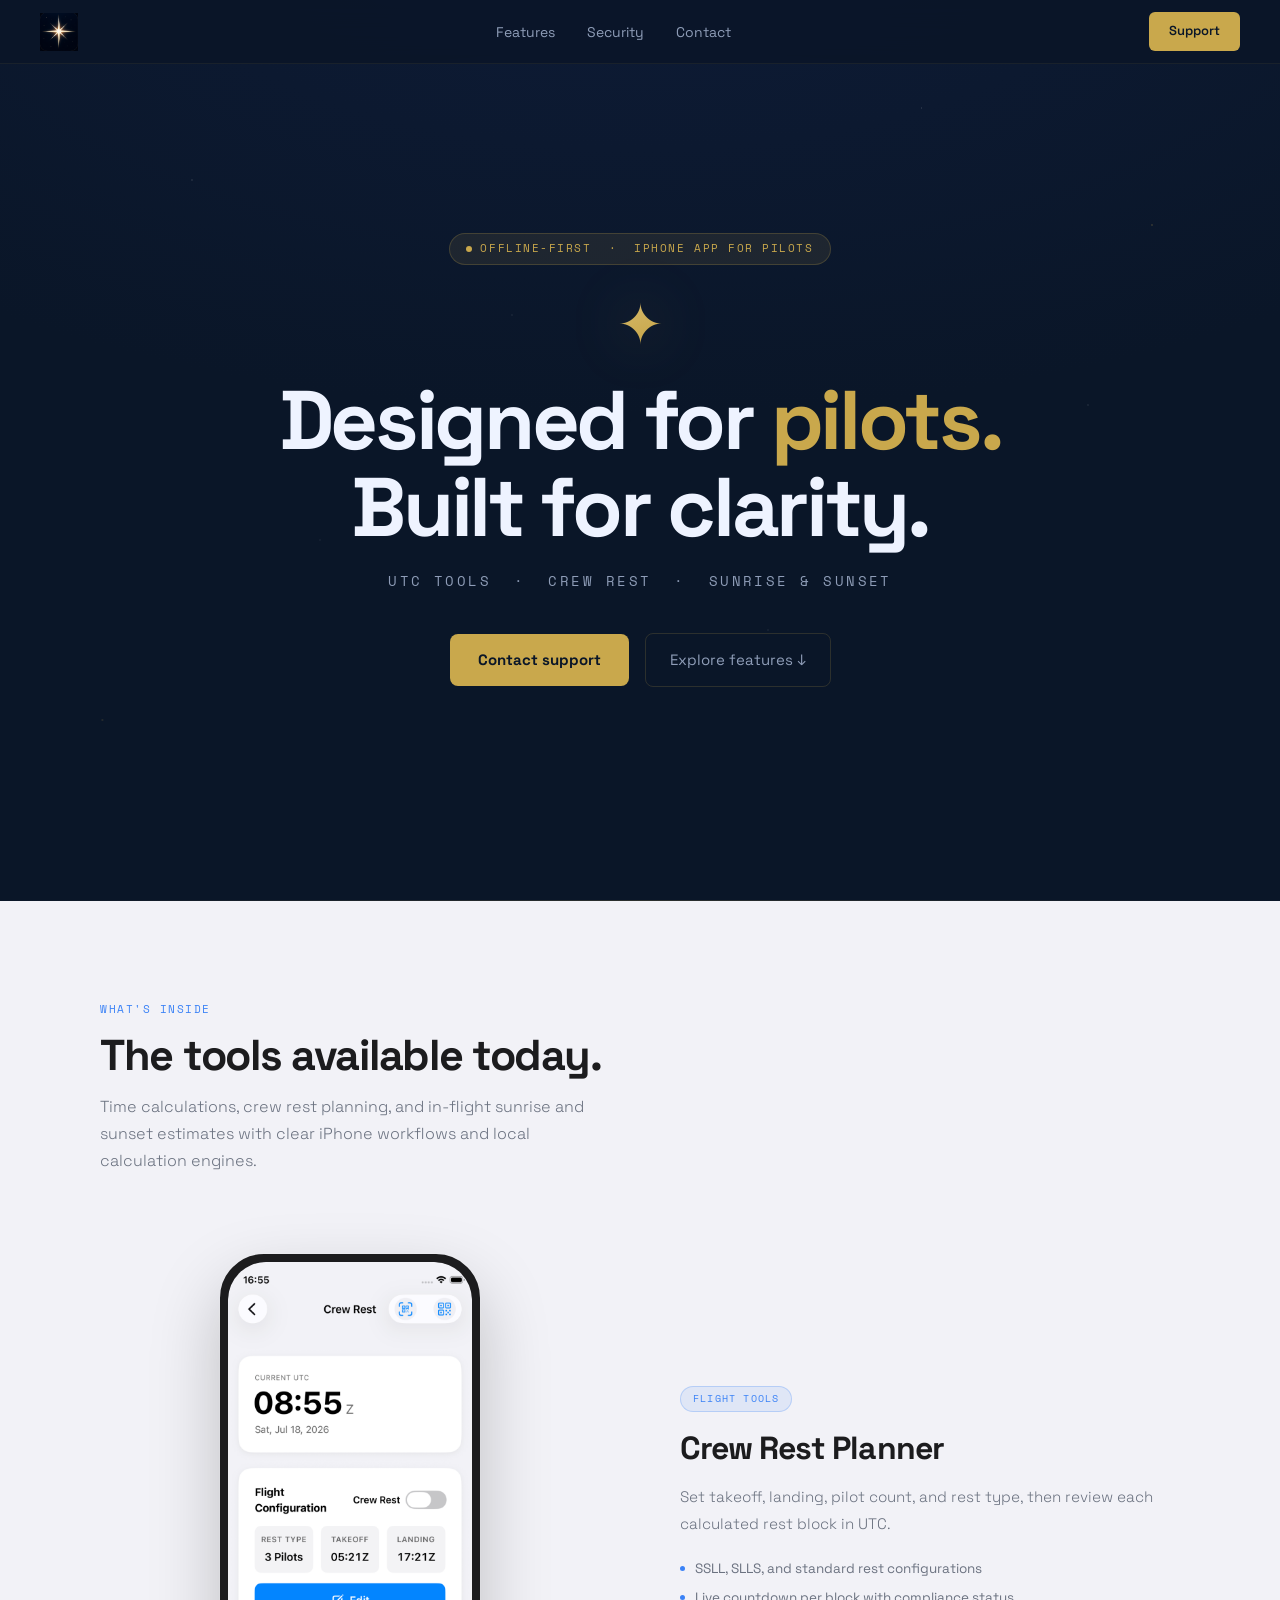
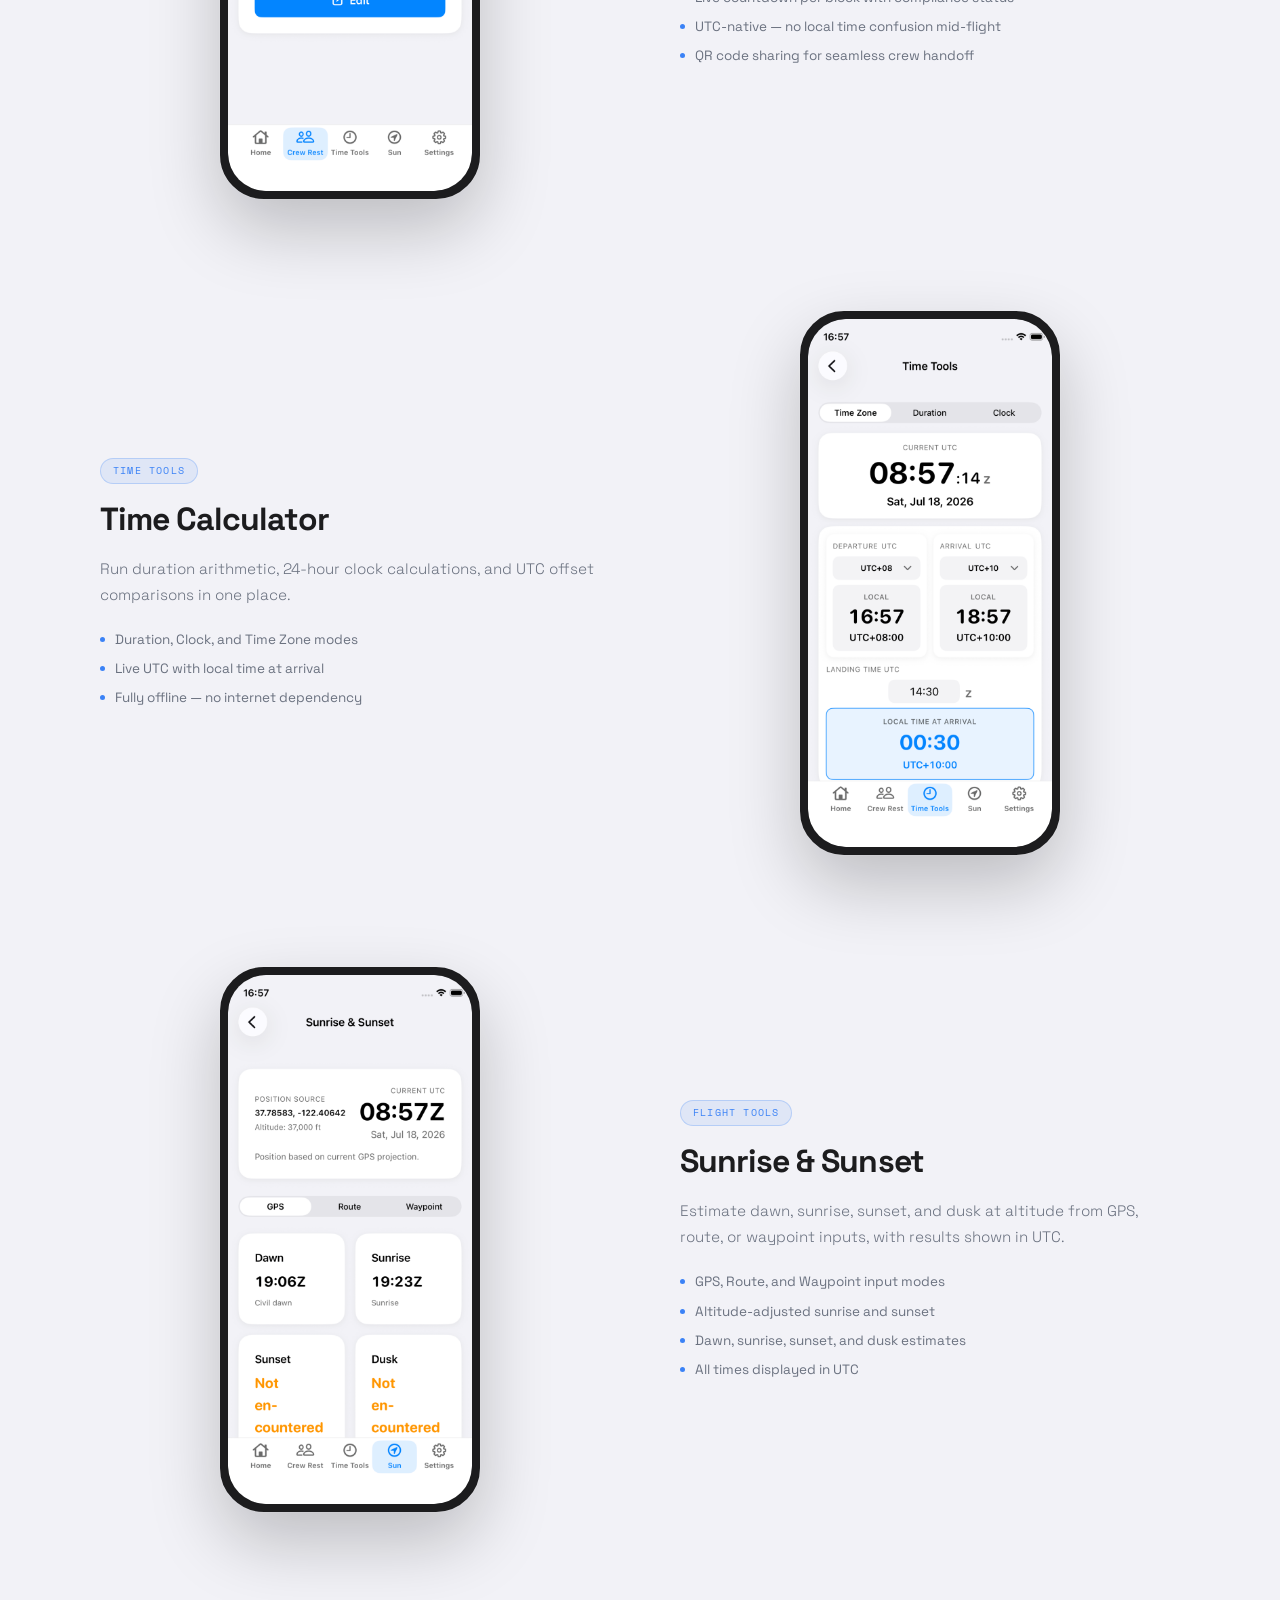
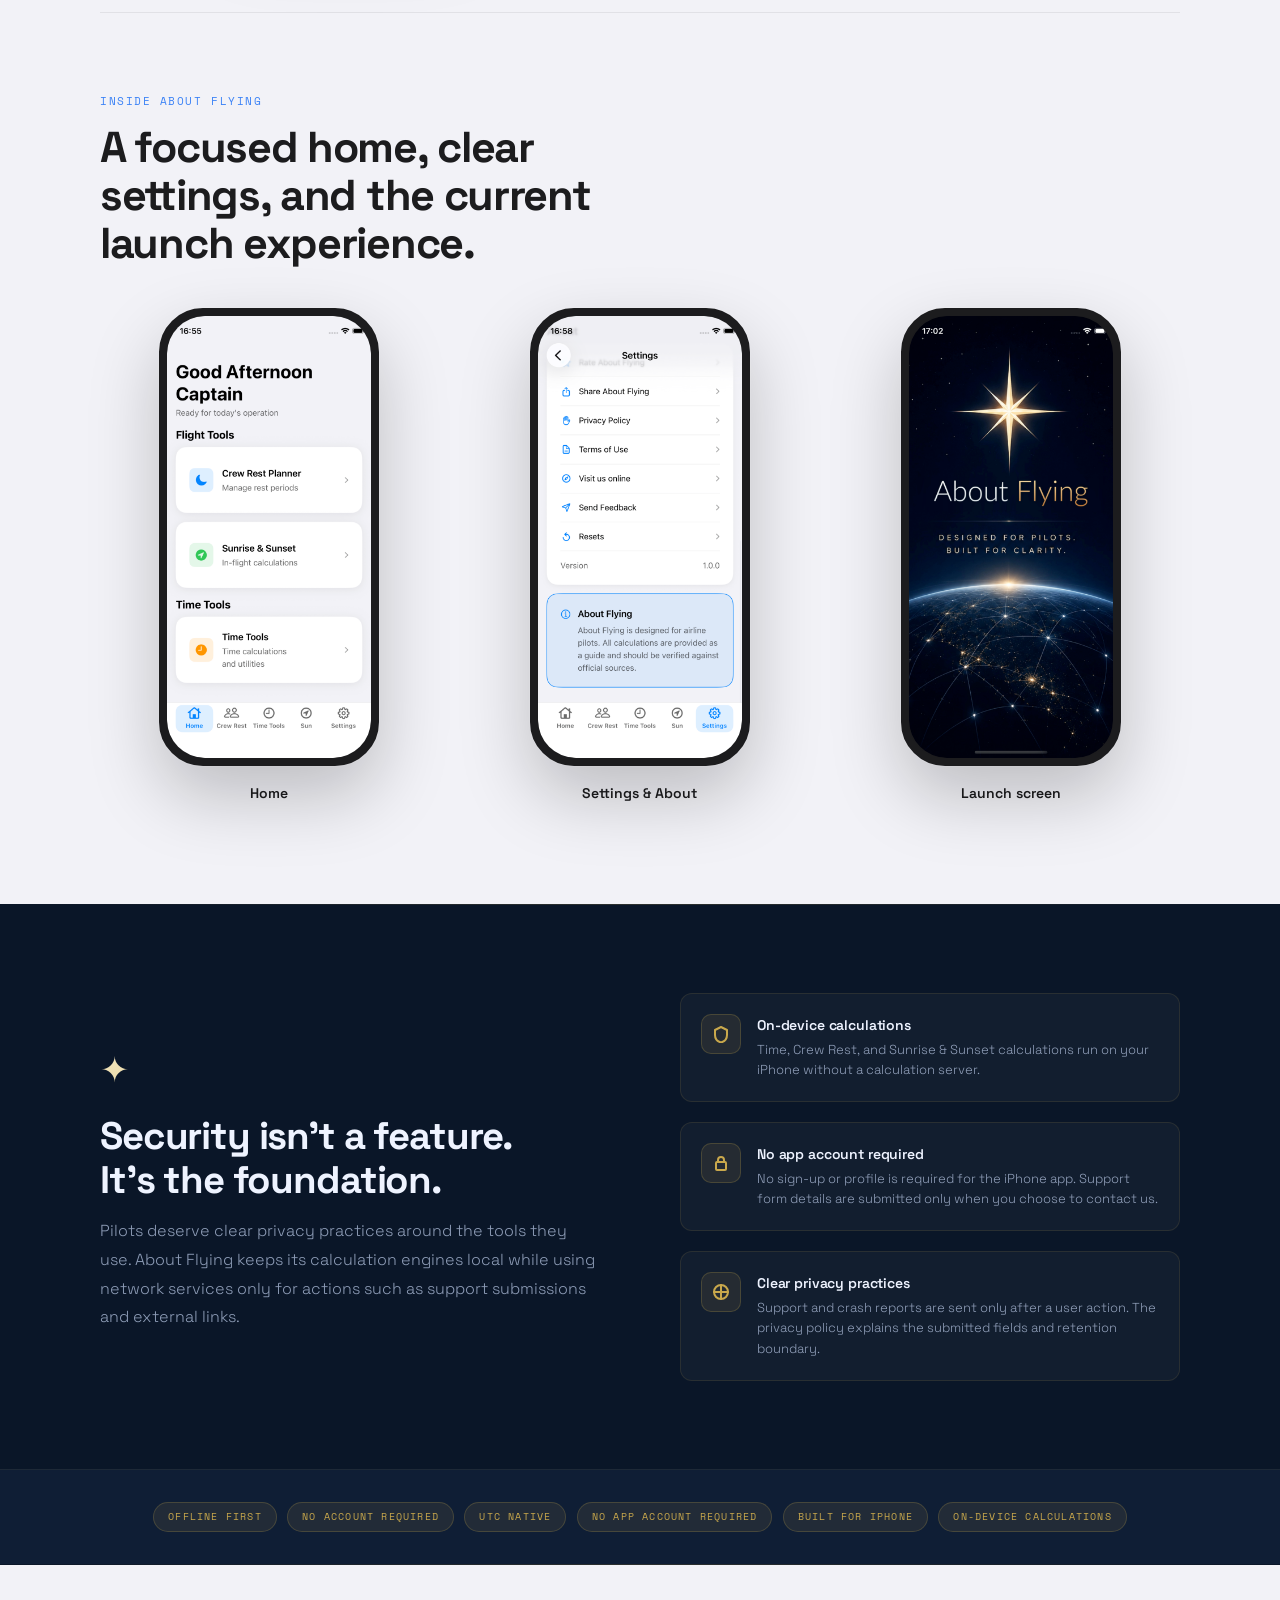
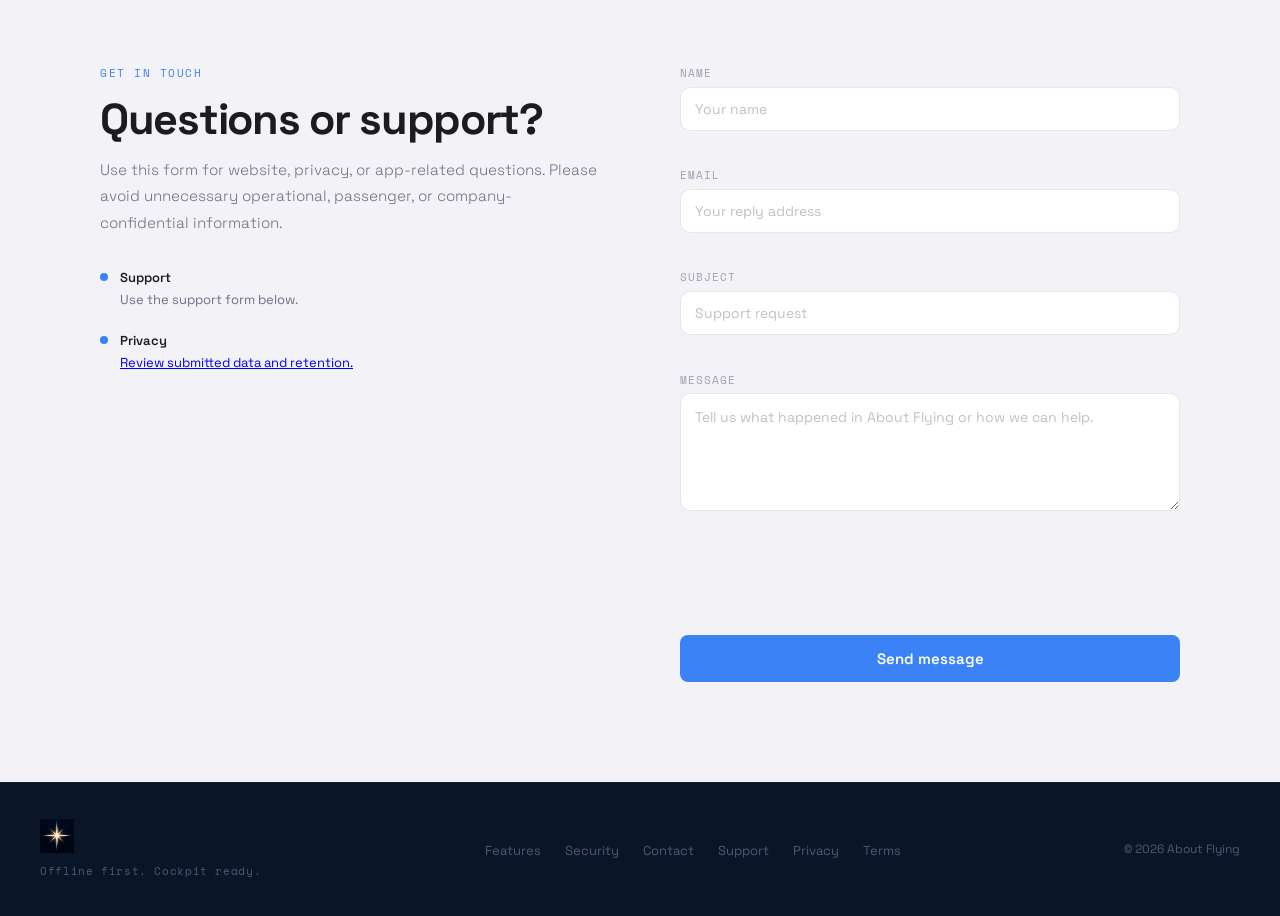
<file: index.html>
<!DOCTYPE html>
<html lang="en">
<head>
<meta charset="UTF-8">
<meta name="viewport" content="width=device-width, initial-scale=1.0">
<title>About Flying — Time, Crew Rest and Solar Tools for Pilots</title>
<meta name="description" content="About Flying is an iPhone app for pilots with offline time calculators, crew rest planning, and sunrise and sunset estimates.">
<link rel="icon" href="assets/screenshots/Logo.png" type="image/png">
<link rel="canonical" href="https://sectorflowapp.com/">
<meta property="og:type" content="website">
<meta property="og:site_name" content="About Flying">
<meta property="og:title" content="About Flying — Time, Crew Rest and Solar Tools for Pilots">
<meta property="og:description" content="An iPhone app for pilots with aviation time calculators, crew rest planning, time zone tools, and in-flight sunrise and sunset estimates.">
<meta property="og:url" content="https://sectorflowapp.com/">
<meta property="og:image" content="https://sectorflowapp.com/assets/screenshots/Logo.png">
<meta name="twitter:card" content="summary">
<meta name="twitter:title" content="About Flying — Time, Crew Rest and Solar Tools for Pilots">
<meta name="twitter:description" content="An iPhone app for pilots with aviation time calculators, crew rest planning, time zone tools, and in-flight sunrise and sunset estimates.">
<meta name="twitter:image" content="https://sectorflowapp.com/assets/screenshots/Logo.png">
<link rel="preconnect" href="https://fonts.googleapis.com">
<link rel="preconnect" href="https://fonts.gstatic.com" crossorigin>
<link href="https://fonts.googleapis.com/css2?family=Space+Grotesk:wght@300;400;500;600;700&amp;family=Space+Mono:wght@400;700&amp;display=swap" rel="stylesheet">
<script src="https://challenges.cloudflare.com/turnstile/v0/api.js" async defer></script>
<script type="application/ld+json">
{
  "@context": "https://schema.org",
  "@graph": [
    {
      "@type": "Organization",
      "@id": "https://sectorflowapp.com/#organization",
      "name": "About Flying",
      "url": "https://sectorflowapp.com/",
      "logo": "https://sectorflowapp.com/assets/screenshots/Logo.png"
    },
    {
      "@type": "WebSite",
      "@id": "https://sectorflowapp.com/#website",
      "name": "About Flying",
      "url": "https://sectorflowapp.com/",
      "publisher": {
        "@id": "https://sectorflowapp.com/#organization"
      }
    },
    {
      "@type": "SoftwareApplication",
      "@id": "https://sectorflowapp.com/#app",
      "name": "About Flying",
      "applicationCategory": "UtilitiesApplication",
      "operatingSystem": "iOS",
      "description": "About Flying is an iPhone app for pilots with offline time calculators, crew rest planning, and sunrise and sunset estimates.",
      "url": "https://sectorflowapp.com/",
      "publisher": {
        "@id": "https://sectorflowapp.com/#organization"
      }
    }
  ]
}
</script>
<style>
*, *::before, *::after { box-sizing: border-box; margin: 0; padding: 0; }
:root {
  --navy:        #0A1628;
  --navy-mid:    #0F1E35;
  --gold:        #C9A84C;
  --gold-dim:    rgba(201,168,76,0.1);
  --gold-border: rgba(201,168,76,0.22);
  --blue:        #3B82F6;
  --blue-dim:    rgba(59,130,246,0.1);
  --blue-border: rgba(59,130,246,0.25);
  --hero-text:   #EEF3FF;
  --hero-sub:    rgba(200,215,245,0.7);
  --hero-muted:  rgba(200,215,245,0.35);
  --light-bg:    #F2F2F7;
  --light-card:  #FFFFFF;
  --light-text:  #1C1C1E;
  --light-sub:   #6B7280;
  --light-rule:  rgba(0,0,0,0.07);
  --font:        "Space Grotesk", sans-serif;
  --mono:        "Space Mono", monospace;
}
html { scroll-behavior: smooth; }
body { font-family: var(--font); font-size: 16px; line-height: 1.6; overflow-x: hidden; -webkit-font-smoothing: antialiased; background: var(--navy); color: var(--hero-text); }

/* NAV */
nav {
  position: fixed; top: 0; left: 0; right: 0; z-index: 100;
  display: flex; align-items: center; justify-content: space-between;
  padding: 0 2.5rem; height: 64px;
  background: rgba(10,22,40,0.9); backdrop-filter: blur(20px);
  border-bottom: 1px solid rgba(201,168,76,0.08);
}
.logo { display: inline-flex; align-items: center; text-decoration: none; }
.logo-img { display: block; width: 38px; height: 38px; object-fit: contain; }
.nav-links { display: flex; gap: 2rem; list-style: none; }
.nav-links a { font-size: 14px; color: var(--hero-sub); text-decoration: none; transition: color .2s; }
.nav-links a:hover { color: var(--hero-text); }
.nav-cta { font-size: 13px; font-weight: 600; color: var(--navy); background: var(--gold); padding: 9px 20px; border-radius: 6px; text-decoration: none; transition: opacity .2s; }
.nav-cta:hover { opacity: .88; }

/* HERO */
#hero {
  min-height: 100vh; position: relative; overflow: hidden;
  display: flex; flex-direction: column; align-items: center; justify-content: center;
  text-align: center; padding: 100px 2rem 80px;
}
.hero-bg {
  position: absolute; inset: 0; pointer-events: none;
  background: radial-gradient(ellipse 120% 80% at 50% -10%, rgba(14,28,56,0.95) 0%, var(--navy) 70%);
}
.hero-bg::after {
  content: ""; position: absolute; inset: 0;
  background-image:
    radial-gradient(1px 1px at 15% 20%, rgba(255,255,255,0.25) 0%, transparent 100%),
    radial-gradient(1px 1px at 72% 12%, rgba(255,255,255,0.2) 0%, transparent 100%),
    radial-gradient(1px 1px at 40% 35%, rgba(255,255,255,0.15) 0%, transparent 100%),
    radial-gradient(1px 1px at 85% 45%, rgba(255,255,255,0.2) 0%, transparent 100%),
    radial-gradient(1px 1px at 25% 60%, rgba(255,255,255,0.12) 0%, transparent 100%),
    radial-gradient(1px 1px at 60% 70%, rgba(255,255,255,0.15) 0%, transparent 100%),
    radial-gradient(1.5px 1.5px at 90% 25%, rgba(201,168,76,0.3) 0%, transparent 100%),
    radial-gradient(1.5px 1.5px at 8% 80%, rgba(201,168,76,0.2) 0%, transparent 100%);
}
.hero-content { position: relative; z-index: 2; width: 100%; max-width: 800px; }
.hero-eyebrow {
  display: inline-flex; align-items: center; gap: 8px;
  font-family: var(--mono); font-size: 11px; letter-spacing: 0.14em; text-transform: uppercase;
  color: var(--gold); background: var(--gold-dim); border: 1px solid var(--gold-border);
  padding: 6px 16px; border-radius: 100px; margin-bottom: 2rem;
}
.hero-eyebrow::before { content: ""; width: 6px; height: 6px; border-radius: 50%; background: var(--gold); animation: blink 2.5s ease-in-out infinite; }
@keyframes blink { 0%,100%{opacity:1} 50%{opacity:.2} }
.hero-star { font-size: 3.5rem; line-height: 1; margin-bottom: 1.5rem; background: linear-gradient(160deg, #F5E9C4 0%, var(--gold) 55%, rgba(201,168,76,0.4) 100%); -webkit-background-clip: text; -webkit-text-fill-color: transparent; filter: drop-shadow(0 0 30px rgba(201,168,76,0.35)); }
h1 { font-size: clamp(3rem, 6.5vw, 5.5rem); font-weight: 700; letter-spacing: -0.04em; line-height: 1.05; margin-bottom: 1.25rem; }
h1 em { font-style: normal; color: var(--gold); }
.hero-tagline { font-family: var(--mono); font-size: clamp(.7rem, 1.4vw, .85rem); letter-spacing: .18em; text-transform: uppercase; color: var(--hero-sub); margin-bottom: 2.5rem; }
.hero-btns { display: flex; gap: 1rem; align-items: center; justify-content: center; flex-wrap: wrap; }
.btn-gold { display: inline-flex; align-items: center; gap: 8px; background: var(--gold); color: #0A1628; font-family: var(--font); font-size: 15px; font-weight: 700; padding: 14px 28px; border-radius: 8px; text-decoration: none; border: none; cursor: pointer; transition: opacity .2s, transform .15s; }
.btn-gold:hover { opacity: .9; transform: translateY(-1px); }
.btn-ghost { display: inline-flex; align-items: center; gap: 8px; background: transparent; color: var(--hero-sub); font-family: var(--font); font-size: 15px; padding: 14px 24px; border-radius: 8px; text-decoration: none; border: 1px solid rgba(201,168,76,0.18); transition: color .2s, border-color .2s; }
.btn-ghost:hover { color: var(--hero-text); border-color: rgba(201,168,76,.4); }

/* DIVIDER */
.gold-rule { height: 1px; background: linear-gradient(90deg, transparent, rgba(201,168,76,.18), transparent); }

/* FEATURES */
#features { background: var(--light-bg); padding: 100px 2rem; }
.inner { max-width: 1080px; margin: 0 auto; }
.eyebrow { font-family: var(--mono); font-size: 11px; letter-spacing: .14em; text-transform: uppercase; color: var(--blue); margin-bottom: .75rem; }
.sec-title { font-size: clamp(1.8rem, 3.5vw, 2.7rem); font-weight: 700; letter-spacing: -.03em; line-height: 1.12; color: var(--light-text); max-width: 580px; margin-bottom: .85rem; }
.sec-sub { font-size: 1rem; color: var(--light-sub); max-width: 520px; line-height: 1.7; font-weight: 300; margin-bottom: 5rem; }

.f-row { display: grid; grid-template-columns: 1fr 1fr; gap: 5rem; align-items: center; margin-bottom: 7rem; }
.f-row:last-child { margin-bottom: 0; }
.f-row.flip { direction: rtl; }
.f-row.flip > * { direction: ltr; }
.phone-wrap { display: flex; justify-content: center; }
.phone-shell { position: relative; width: 260px; border-radius: 44px; overflow: hidden; border: 8px solid #1C1C1E; box-shadow: 0 0 0 1px rgba(255,255,255,0.08), 0 30px 70px rgba(0,0,0,0.22); background: #1C1C1E; }
.phone-shell img { display: block; width: 100%; height: auto; border-radius: 38px; }
.f-copy { display: flex; flex-direction: column; gap: 1.1rem; }
.f-tag { display: inline-flex; align-items: center; gap: 7px; font-family: var(--mono); font-size: 10px; letter-spacing: .12em; text-transform: uppercase; color: var(--blue); background: var(--blue-dim); border: 1px solid var(--blue-border); padding: 4px 12px; border-radius: 100px; width: fit-content; }
.f-heading { font-size: clamp(1.5rem, 2.5vw, 2rem); font-weight: 700; letter-spacing: -.03em; line-height: 1.15; color: var(--light-text); }
.f-desc { font-size: .95rem; color: var(--light-sub); line-height: 1.75; font-weight: 300; }
.f-bullets { list-style: none; display: flex; flex-direction: column; gap: .55rem; margin-top: .25rem; }
.f-bullets li { display: flex; align-items: flex-start; gap: 10px; font-size: 13.5px; color: var(--light-sub); line-height: 1.5; }
.f-bullets li::before { content: ""; width: 5px; height: 5px; border-radius: 50%; background: var(--blue); flex-shrink: 0; margin-top: 7px; }

/* APP SCREENS */
#app-screens { background: var(--light-bg); padding: 0 2rem 100px; }
.screen-header { max-width: 1080px; margin: 0 auto 2.5rem; border-top: 1px solid var(--light-rule); padding-top: 5rem; }
.screen-grid { max-width: 1080px; margin: 0 auto; display: grid; grid-template-columns: repeat(3, 1fr); gap: 2rem; }
.screen-card { display: flex; flex-direction: column; align-items: center; gap: 1rem; }
.screen-card .phone-shell { width: 220px; }
.screen-label { color: var(--light-text); font-size: 14px; font-weight: 600; }

/* SECURITY */
#security { background: var(--navy); padding: 88px 2rem; }
.security-inner { max-width: 1080px; margin: 0 auto; }
.security-grid { display: grid; grid-template-columns: 1fr 1fr; gap: 5rem; align-items: center; }
.sec-star { font-size: 2.2rem; background: linear-gradient(160deg,#F5E9C4,var(--gold)); -webkit-background-clip: text; -webkit-text-fill-color: transparent; margin-bottom: 1rem; }
.security-heading { font-size: clamp(1.7rem, 3vw, 2.4rem); font-weight: 700; letter-spacing: -.03em; color: var(--hero-text); margin-bottom: .9rem; line-height: 1.15; }
.security-sub { font-size: 1rem; color: var(--hero-sub); font-weight: 300; line-height: 1.8; }
.security-pillars { display: flex; flex-direction: column; gap: 1.25rem; }
.pillar { display: flex; align-items: flex-start; gap: 1rem; background: rgba(255,255,255,0.035); border: 1px solid rgba(201,168,76,0.12); border-radius: 12px; padding: 1.25rem; }
.pillar-icon { width: 40px; height: 40px; flex-shrink: 0; border-radius: 10px; background: var(--gold-dim); border: 1px solid var(--gold-border); display: flex; align-items: center; justify-content: center; }
.pillar-icon svg { width: 18px; height: 18px; stroke: var(--gold); fill: none; stroke-width: 2; stroke-linecap: round; stroke-linejoin: round; }
.pillar-title { font-size: 14px; font-weight: 600; color: var(--hero-text); letter-spacing: -.01em; margin-bottom: 3px; }
.pillar-text { font-size: 13px; color: var(--hero-sub); font-weight: 300; line-height: 1.6; }

/* PILLS STRIP */
.pills-strip { background: var(--navy-mid); border-top: 1px solid rgba(201,168,76,0.08); padding: 2rem; display: flex; flex-wrap: wrap; gap: .65rem; justify-content: center; }
.pill { font-family: var(--mono); font-size: 10px; letter-spacing: .12em; text-transform: uppercase; color: var(--gold); background: var(--gold-dim); border: 1px solid var(--gold-border); padding: 6px 14px; border-radius: 100px; }

/* CONTACT */
#contact { background: var(--light-bg); padding: 100px 2rem; }
.contact-grid { display: grid; grid-template-columns: 1fr 1fr; gap: 5rem; align-items: start; }
.contact-meta { display: flex; flex-direction: column; gap: 1.25rem; margin-top: 2rem; }
.contact-item { display: flex; align-items: flex-start; gap: 12px; }
.c-dot { width: 8px; height: 8px; border-radius: 50%; background: var(--blue); flex-shrink: 0; margin-top: 5px; }
.c-label { font-size: 13px; font-weight: 600; color: var(--light-text); margin-bottom: 1px; }
.c-val { font-size: 13px; color: var(--light-sub); }
.form { display: flex; flex-direction: column; gap: .9rem; }
.f-label { display: block; font-family: var(--mono); font-size: 10.5px; letter-spacing: .1em; text-transform: uppercase; color: #9CA3AF; margin-bottom: 5px; }
.f-input { width: 100%; background: var(--light-card); border: 1px solid rgba(0,0,0,0.09); border-radius: 10px; padding: 12px 14px; font-family: var(--font); font-size: 14px; color: var(--light-text); outline: none; transition: border-color .2s, box-shadow .2s; }
.f-input::placeholder { color: #C0C0C8; }
.f-input:focus { border-color: rgba(59,130,246,.4); box-shadow: 0 0 0 3px rgba(59,130,246,.07); }
textarea.f-input { resize: vertical; min-height: 118px; line-height: 1.6; }
.btn-blue { width: 100%; display: flex; align-items: center; justify-content: center; background: var(--blue); color: #fff; font-family: var(--font); font-size: 15px; font-weight: 600; padding: 14px; border-radius: 8px; border: none; cursor: pointer; transition: background .2s, transform .15s; }
.btn-blue:hover { background: #2563EB; transform: translateY(-1px); }
.btn-blue:disabled { cursor: not-allowed; opacity: .68; transform: none; }
.field-error { min-height: 18px; margin-top: 4px; font-size: 12px; color: #B91C1C; }
.form-status { font-size: 13px; line-height: 1.55; padding: 11px 13px; border-radius: 8px; border: 1px solid transparent; }
.form-status.success { color: #166534; background: #DCFCE7; border-color: rgba(22,101,52,.18); }
.form-status.error { color: #991B1B; background: #FEE2E2; border-color: rgba(153,27,27,.18); }
.cf-turnstile { min-height: 65px; }

/* FOOTER */
footer { background: var(--navy); border-top: 1px solid rgba(201,168,76,0.08); padding: 2.25rem 2.5rem; display: flex; align-items: center; justify-content: space-between; flex-wrap: wrap; gap: 1rem; max-width: 100%; overflow-x: clip; }
.f-logo { display: inline-flex; align-items: center; }
.footer-logo-img { display: block; width: 34px; height: 34px; object-fit: contain; }
.f-tagline { font-family: var(--mono); font-size: 10.5px; color: var(--hero-muted); letter-spacing: .06em; margin-top: 3px; }
.f-links { display: flex; gap: 1.5rem; list-style: none; flex-wrap: wrap; max-width: 100%; }
.f-links a { font-size: 13px; color: var(--hero-muted); text-decoration: none; transition: color .2s; }
.f-links a:hover { color: var(--hero-sub); }
.f-copy { font-size: 12px; color: var(--hero-muted); }

/* REVEAL */
.reveal { opacity: 0; transform: translateY(22px); transition: opacity .65s ease, transform .65s ease; }
.reveal.visible { opacity: 1; transform: none; }
.d1 { transition-delay: .1s; } .d2 { transition-delay: .2s; } .d3 { transition-delay: .3s; }

/* RESPONSIVE */
@media (max-width: 820px) {
  nav { padding: 0 1.25rem; }
  .nav-links { display: none; }
  .f-row, .contact-grid, .security-grid { grid-template-columns: 1fr; gap: 2.5rem; }
  .f-row.flip { direction: ltr; }
  .phone-shell { width: 220px; }
  footer { flex-direction: column; align-items: flex-start; }
  .f-links { gap: .85rem 1.1rem; }
}
@media (max-width: 820px) {
  .screen-grid { grid-template-columns: 1fr; gap: 3rem; }
}
@media (prefers-reduced-motion: reduce) {
  .reveal { opacity: 1; transform: none; transition: none; }
}
</style>
</head>
<body>

<!-- NAV -->
<nav>
  <a href="index.html" class="logo" aria-label="About Flying home"><img class="logo-img" src="assets/screenshots/Logo.png" width="989" height="996" alt="About Flying logo"></a>
  <ul class="nav-links">
    <li><a href="#features">Features</a></li>
    <li><a href="#security">Security</a></li>
    <li><a href="#contact">Contact</a></li>
  </ul>
  <a href="#contact" class="nav-cta">Support</a>
</nav>

<!-- HERO -->
<section id="hero">
  <div class="hero-bg"></div>
  <div class="hero-content">
    <span class="hero-eyebrow">Offline-first &nbsp;·&nbsp; iPhone app for pilots</span>
    <div class="hero-star">✦</div>
    <h1>Designed for <em>pilots.</em><br>Built for clarity.</h1>
    <p class="hero-tagline">UTC tools &nbsp;·&nbsp; Crew rest &nbsp;·&nbsp; Sunrise &amp; sunset</p>
    <div class="hero-btns">
      <a href="#contact" class="btn-gold">Contact support</a>
      <a href="#features" class="btn-ghost">Explore features ↓</a>
    </div>
  </div>
</section>

<div class="gold-rule"></div>

<!-- FEATURES -->
<section id="features">
  <div class="inner">
    <p class="eyebrow reveal">What's inside</p>
    <h2 class="sec-title reveal d1">The tools available today.</h2>
    <p class="sec-sub reveal d2">Time calculations, crew rest planning, and in-flight sunrise and sunset estimates with clear iPhone workflows and local calculation engines.</p>

    <div class="f-row reveal">
      <div class="phone-wrap">
        <div class="phone-shell">
          <img src="assets/screenshots/crew-rest.png" width="720" height="1560" loading="lazy" decoding="async" alt="About Flying Crew Rest planner screen">
        </div>
      </div>
      <div class="f-copy">
        <span class="f-tag">Flight Tools</span>
        <h3 class="f-heading">Crew Rest Planner</h3>
        <p class="f-desc">Set takeoff, landing, pilot count, and rest type, then review each calculated rest block in UTC.</p>
        <ul class="f-bullets">
          <li>SSLL, SLLS, and standard rest configurations</li>
          <li>Live countdown per block with compliance status</li>
          <li>UTC-native — no local time confusion mid-flight</li>
          <li>QR code sharing for seamless crew handoff</li>
        </ul>
      </div>
    </div>

    <div class="f-row flip reveal">
      <div class="phone-wrap">
        <div class="phone-shell">
          <img src="assets/screenshots/time-tools.png" width="720" height="1560" loading="lazy" decoding="async" alt="About Flying Time Tools time-zone screen">
        </div>
      </div>
      <div class="f-copy">
        <span class="f-tag">Time Tools</span>
        <h3 class="f-heading">Time Calculator</h3>
        <p class="f-desc">Run duration arithmetic, 24-hour clock calculations, and UTC offset comparisons in one place.</p>
        <ul class="f-bullets">
          <li>Duration, Clock, and Time Zone modes</li>
          <li>Live UTC with local time at arrival</li>
          <li>Fully offline — no internet dependency</li>
        </ul>
      </div>
    </div>

    <div class="f-row reveal">
      <div class="phone-wrap">
        <div class="phone-shell">
          <img src="assets/screenshots/sunrise-sunset.png" width="720" height="1560" loading="lazy" decoding="async" alt="About Flying Sunrise and Sunset results screen">
        </div>
      </div>
      <div class="f-copy">
        <span class="f-tag">Flight Tools</span>
        <h3 class="f-heading">Sunrise &amp; Sunset</h3>
        <p class="f-desc">Estimate dawn, sunrise, sunset, and dusk at altitude from GPS, route, or waypoint inputs, with results shown in UTC.</p>
        <ul class="f-bullets">
          <li>GPS, Route, and Waypoint input modes</li>
          <li>Altitude-adjusted sunrise and sunset</li>
          <li>Dawn, sunrise, sunset, and dusk estimates</li>
          <li>All times displayed in UTC</li>
        </ul>
      </div>
    </div>
  </div>
</section>

<!-- APP SCREENS -->
<section id="app-screens">
  <div class="screen-header reveal">
    <p class="eyebrow">Inside About Flying</p>
    <h2 class="sec-title">A focused home, clear settings, and the current launch experience.</h2>
  </div>
  <div class="screen-grid">
    <div class="screen-card reveal d1">
      <div class="phone-shell"><img src="assets/screenshots/home.png" width="720" height="1560" loading="lazy" decoding="async" alt="About Flying home screen"></div>
      <p class="screen-label">Home</p>
    </div>
    <div class="screen-card reveal d2">
      <div class="phone-shell"><img src="assets/screenshots/settings-about.png" width="720" height="1560" loading="lazy" decoding="async" alt="About Flying Settings and About section"></div>
      <p class="screen-label">Settings &amp; About</p>
    </div>
    <div class="screen-card reveal d3">
      <div class="phone-shell"><img src="assets/screenshots/splash.png" width="720" height="1560" loading="lazy" decoding="async" alt="Current About Flying launch screen"></div>
      <p class="screen-label">Launch screen</p>
    </div>
  </div>
</section>

<div class="gold-rule"></div>

<!-- SECURITY -->
<section id="security">
  <div class="security-inner">
    <div class="security-grid reveal">
      <div>
        <div class="sec-star">✦</div>
        <h2 class="security-heading">Security isn't a feature.<br>It's the foundation.</h2>
        <p class="security-sub">Pilots deserve clear privacy practices around the tools they use. About Flying keeps its calculation engines local while using network services only for actions such as support submissions and external links.</p>
      </div>
      <div class="security-pillars reveal d1">
        <div class="pillar">
          <div class="pillar-icon"><svg viewBox="0 0 18 18"><path d="M9 2L3 5v5c0 3.5 2.5 6.5 6 7.5 3.5-1 6-4 6-7.5V5L9 2z"/></svg></div>
          <div>
            <p class="pillar-title">On-device calculations</p>
            <p class="pillar-text">Time, Crew Rest, and Sunrise &amp; Sunset calculations run on your iPhone without a calculation server.</p>
          </div>
        </div>
        <div class="pillar">
          <div class="pillar-icon"><svg viewBox="0 0 18 18"><rect x="4" y="8" width="10" height="8" rx="1"/><path d="M6 8V6a3 3 0 016 0v2"/></svg></div>
          <div>
            <p class="pillar-title">No app account required</p>
            <p class="pillar-text">No sign-up or profile is required for the iPhone app. Support form details are submitted only when you choose to contact us.</p>
          </div>
        </div>
        <div class="pillar">
          <div class="pillar-icon"><svg viewBox="0 0 18 18"><path d="M2 9h14M9 2v14"/><circle cx="9" cy="9" r="7"/></svg></div>
          <div>
            <p class="pillar-title">Clear privacy practices</p>
            <p class="pillar-text">Support and crash reports are sent only after a user action. The privacy policy explains the submitted fields and retention boundary.</p>
          </div>
        </div>
      </div>
    </div>
  </div>
</section>

<div class="pills-strip">
  <span class="pill">Offline first</span>
  <span class="pill">No account required</span>
  <span class="pill">UTC native</span>
  <span class="pill">No app account required</span>
  <span class="pill">Built for iPhone</span>
  <span class="pill">On-device calculations</span>
</div>

<div class="gold-rule"></div>

<!-- CONTACT -->
<section id="contact">
  <div class="inner">
    <div class="contact-grid">
      <div class="reveal">
        <p class="eyebrow">Get in touch</p>
        <h2 class="sec-title" style="color:var(--light-text);">Questions or support?</h2>
        <p style="font-size:.95rem;color:var(--light-sub);font-weight:300;line-height:1.75;">Use this form for website, privacy, or app-related questions. Please avoid unnecessary operational, passenger, or company-confidential information.</p>
        <div class="contact-meta">
          <div class="contact-item">
            <div class="c-dot"></div>
            <div><p class="c-label">Support</p><p class="c-val">Use the support form below.</p></div>
          </div>
          <div class="contact-item">
            <div class="c-dot"></div>
            <div><p class="c-label">Privacy</p><p class="c-val"><a href="privacy.html">Review submitted data and retention.</a></p></div>
          </div>
        </div>
      </div>
      <div class="reveal d1">
        <form class="form" id="support-form" novalidate>
          <div>
            <label class="f-label" for="nm">Name</label>
            <input id="nm" name="name" type="text" class="f-input" autocomplete="name" required placeholder="Your name" aria-describedby="nm-error">
            <p class="field-error" id="nm-error" aria-live="polite"></p>
          </div>
          <div>
            <label class="f-label" for="em">Email</label>
            <input id="em" name="email" type="email" class="f-input" autocomplete="email" required placeholder="Your reply address" aria-describedby="em-error">
            <p class="field-error" id="em-error" aria-live="polite"></p>
          </div>
          <div>
            <label class="f-label" for="subject">Subject</label>
            <input id="subject" name="subject" type="text" class="f-input" required placeholder="Support request" aria-describedby="subject-error">
            <p class="field-error" id="subject-error" aria-live="polite"></p>
          </div>
          <div>
            <label class="f-label" for="msg">Message</label>
            <textarea id="msg" name="message" class="f-input" required minlength="20" maxlength="3000" placeholder="Tell us what happened in About Flying or how we can help." aria-describedby="msg-error"></textarea>
            <p class="field-error" id="msg-error" aria-live="polite"></p>
          </div>
          <div class="cf-turnstile" data-sitekey="0x4AAAAAADjMFqv-Q5ulBH06"></div>
          <button class="btn-blue" id="support-submit" type="submit">Send message</button>
          <p class="form-status" id="form-status" role="status" aria-live="polite" hidden></p>
        </form>
      </div>
    </div>
  </div>
</section>

<!-- FOOTER -->
<footer>
  <div>
    <div class="f-logo"><img class="footer-logo-img" src="assets/screenshots/Logo.png" width="989" height="996" alt="About Flying logo"></div>
    <p class="f-tagline">Offline first. Cockpit ready.</p>
  </div>
  <ul class="f-links">
    <li><a href="#features">Features</a></li>
    <li><a href="#security">Security</a></li>
    <li><a href="#contact">Contact</a></li>
    <li><a href="support.html">Support</a></li>
    <li><a href="privacy.html">Privacy</a></li>
    <li><a href="terms.html">Terms</a></li>
  </ul>
  <p class="f-copy">© 2026 About Flying</p>
</footer>

<script>
const CONTACT_WORKER_ENDPOINT = "https://contact.sectorflowapp.com";
const obs = new IntersectionObserver(entries => {
  entries.forEach(e => { if (e.isIntersecting) { e.target.classList.add("visible"); obs.unobserve(e.target); } });
}, { threshold: 0.08 });
document.querySelectorAll(".reveal").forEach(el => obs.observe(el));

const supportForm = document.querySelector("#support-form");
const submitButton = document.querySelector("#support-submit");
const statusEl = document.querySelector("#form-status");
const fieldMap = {
  name: { input: document.querySelector("#nm"), error: document.querySelector("#nm-error") },
  email: { input: document.querySelector("#em"), error: document.querySelector("#em-error") },
  subject: { input: document.querySelector("#subject"), error: document.querySelector("#subject-error") },
  message: { input: document.querySelector("#msg"), error: document.querySelector("#msg-error") }
};
let isSubmitting = false;

function setFormStatus(message, type) {
  statusEl.hidden = false;
  statusEl.textContent = message;
  statusEl.className = `form-status ${type}`;
}

function getWorkerErrorMessage(data) {
  if (!data || typeof data !== "object") return "";
  if (typeof data.error !== "string") return "";
  const message = data.error.trim();
  return message ? `We could not send your message. ${message}` : "";
}

function setFieldError(key, message) {
  const field = fieldMap[key];
  field.error.textContent = message;
  field.input.setAttribute("aria-invalid", message ? "true" : "false");
}

function validateSupportForm() {
  const values = {
    name: fieldMap.name.input.value.trim(),
    email: fieldMap.email.input.value.trim(),
    subject: fieldMap.subject.input.value.trim(),
    message: fieldMap.message.input.value.trim()
  };
  let firstInvalid = null;

  setFieldError("name", values.name.length >= 2 ? "" : "Enter your name.");
  setFieldError("email", /^[^\s@]+@[^\s@]+\.[^\s@]+$/.test(values.email) ? "" : "Enter a valid email address.");
  setFieldError("subject", values.subject.length >= 3 ? "" : "Enter a subject.");
  setFieldError("message", values.message.length >= 20 ? "" : "Message must be at least 20 characters.");

  Object.values(fieldMap).forEach(({ input }) => {
    if (!firstInvalid && input.getAttribute("aria-invalid") === "true") firstInvalid = input;
  });

  return { values, firstInvalid };
}

Object.keys(fieldMap).forEach((key) => {
  fieldMap[key].input.addEventListener("input", () => {
    if (fieldMap[key].input.getAttribute("aria-invalid") === "true") validateSupportForm();
  });
});

supportForm.addEventListener("submit", async (event) => {
  event.preventDefault();
  if (isSubmitting) return;
  statusEl.hidden = true;

  const { values, firstInvalid } = validateSupportForm();
  if (firstInvalid) {
    firstInvalid.focus();
    setFormStatus("Please correct the highlighted fields.", "error");
    return;
  }

  const turnstileToken = new FormData(supportForm).get("cf-turnstile-response");
  if (!turnstileToken) {
    setFormStatus("Please complete the spam protection check before sending.", "error");
    return;
  }

  if (CONTACT_WORKER_ENDPOINT === "REPLACE_WITH_CLOUDFLARE_WORKER_URL") {
    setFormStatus("Support form endpoint is not configured yet.", "error");
    return;
  }

  isSubmitting = true;
  submitButton.disabled = true;
  submitButton.textContent = "Sending...";

  try {
    const response = await fetch(CONTACT_WORKER_ENDPOINT, {
      method: "POST",
      headers: { "Content-Type": "application/json" },
      body: JSON.stringify({ ...values, turnstileToken })
    });

    if (!response.ok) {
      let workerMessage = "";
      try {
        const responseData = await response.json();
        workerMessage = getWorkerErrorMessage(responseData);
      } catch {
        workerMessage = "";
      }
      throw new Error(workerMessage || "We could not send your message. Please try again in a moment.");
    }

    supportForm.reset();
    if (window.turnstile) window.turnstile.reset();
    setFormStatus("Thanks. Your message was sent successfully.", "success");
  } catch (error) {
    const message = error instanceof Error && error.message
      ? error.message
      : "We could not send your message. Please try again in a moment.";
    setFormStatus(message, "error");
  } finally {
    isSubmitting = false;
    submitButton.disabled = false;
    submitButton.textContent = "Send message";
  }
});
</script>
</body>
</html>
</file>
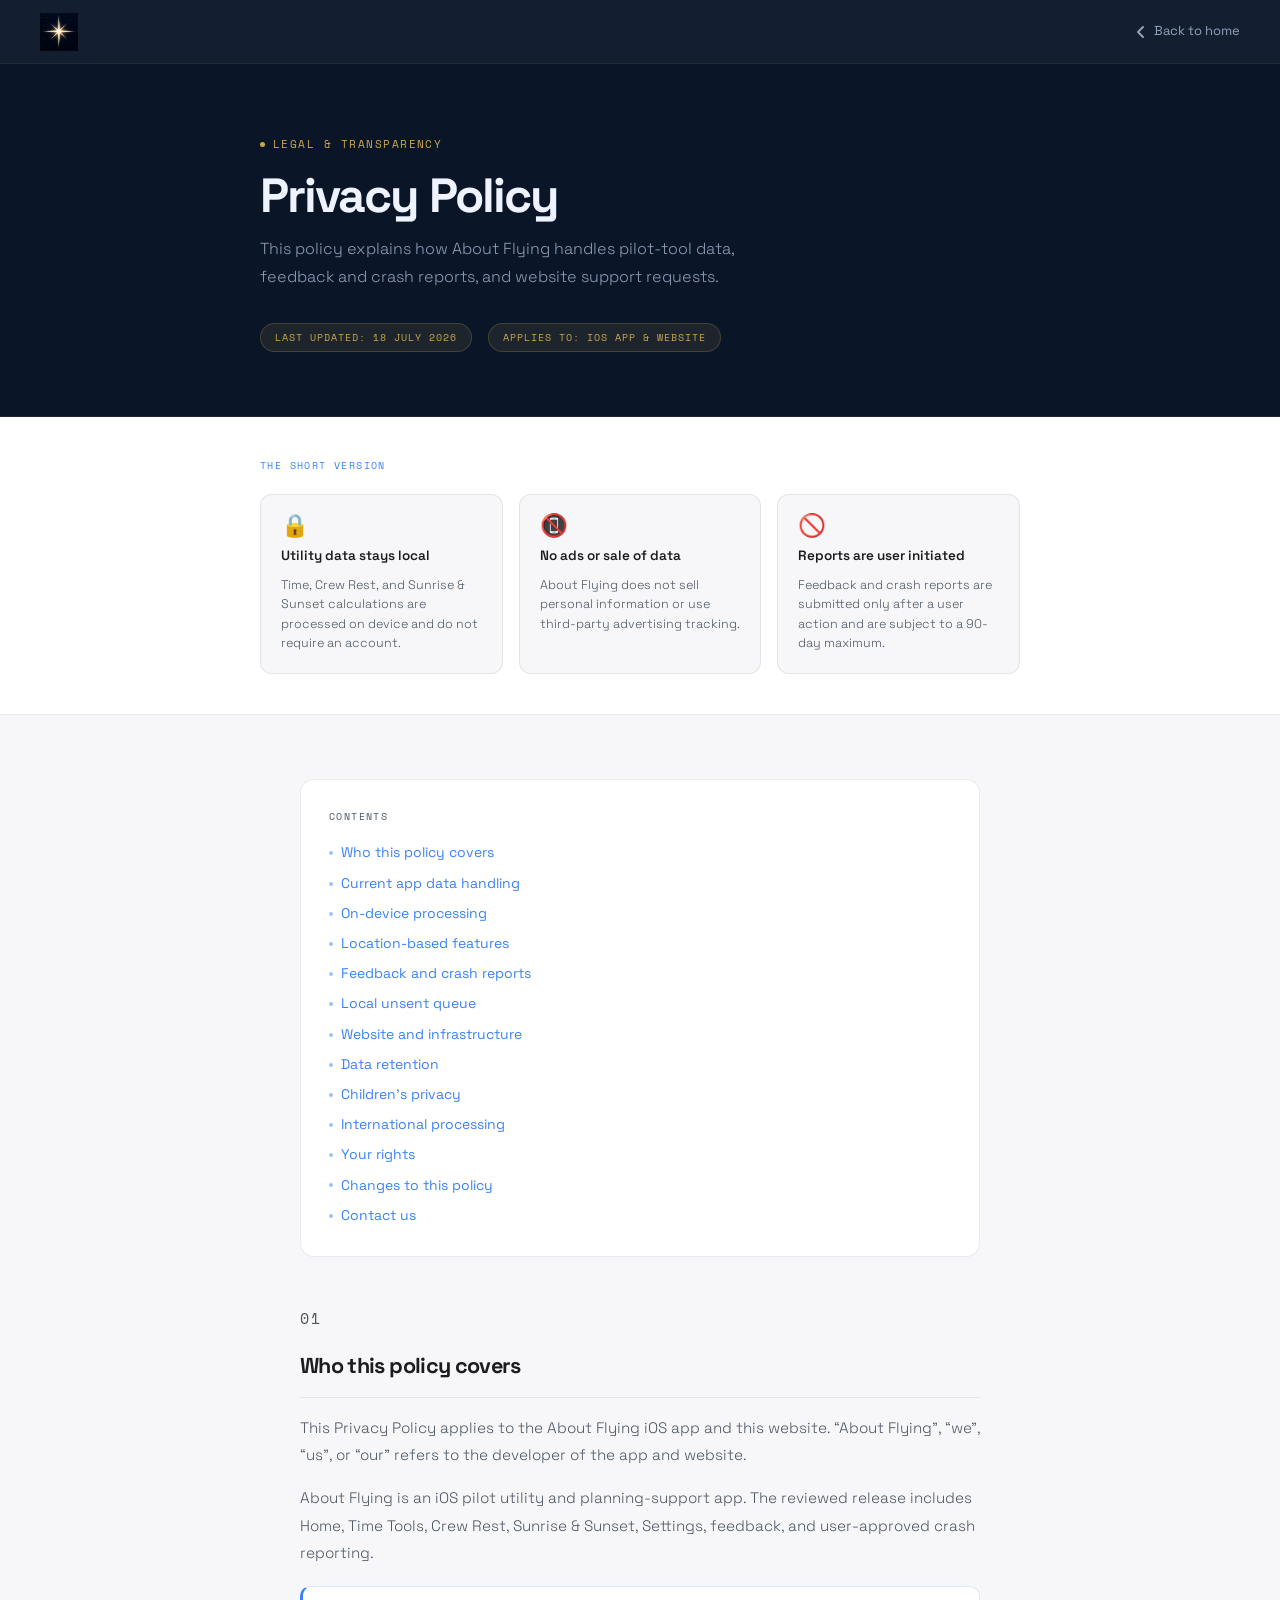
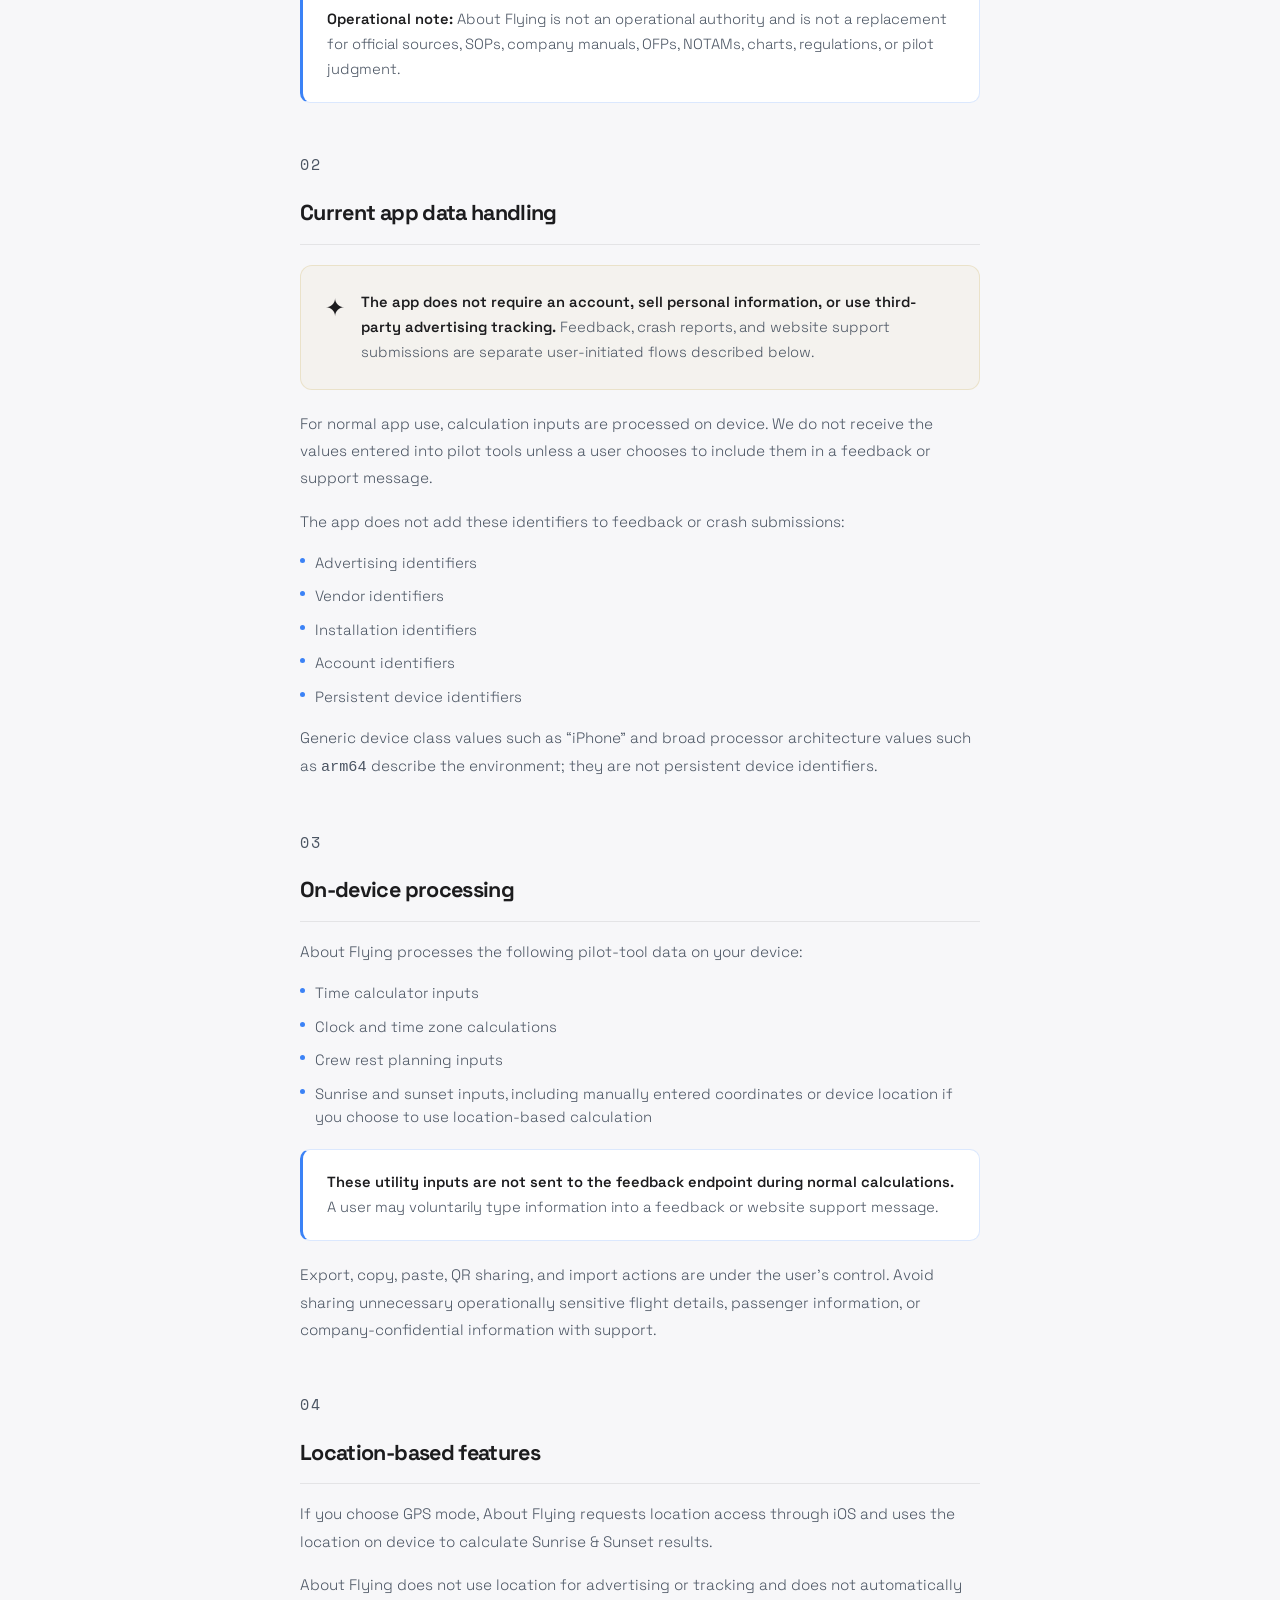
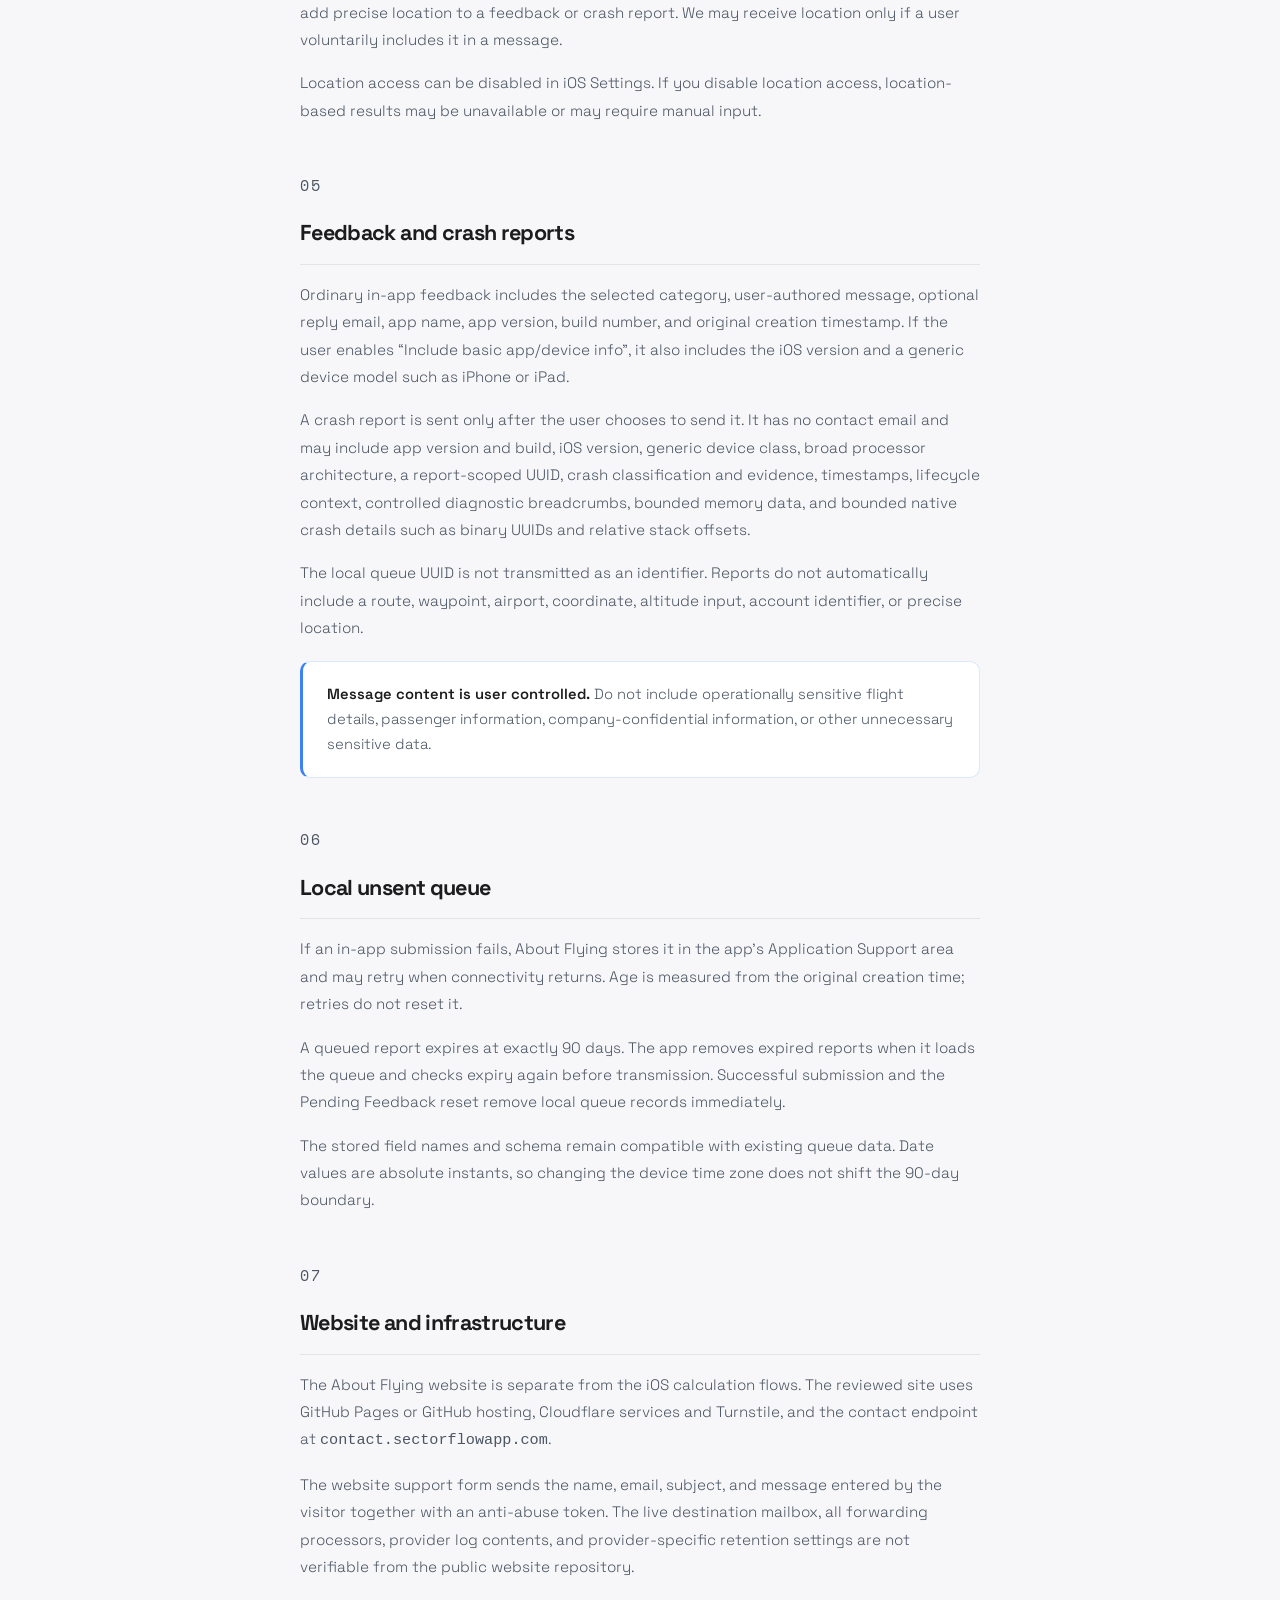
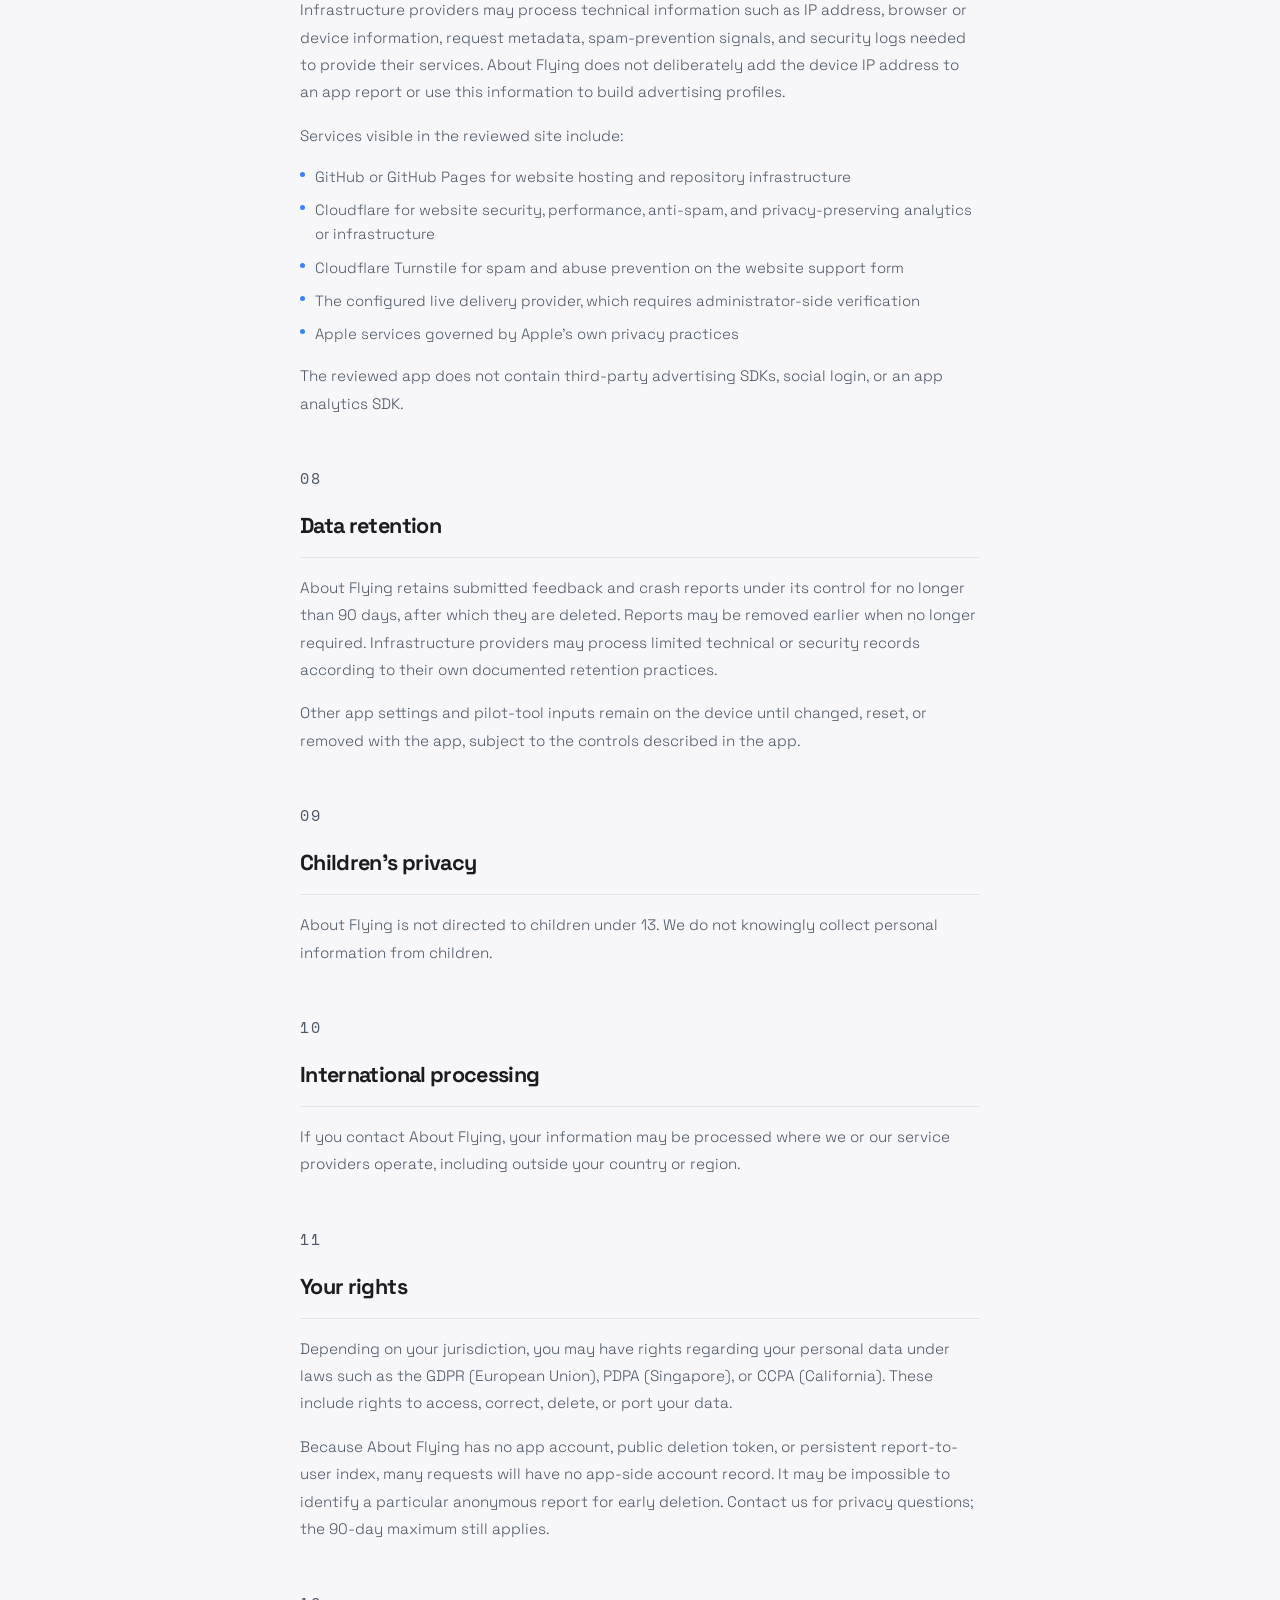
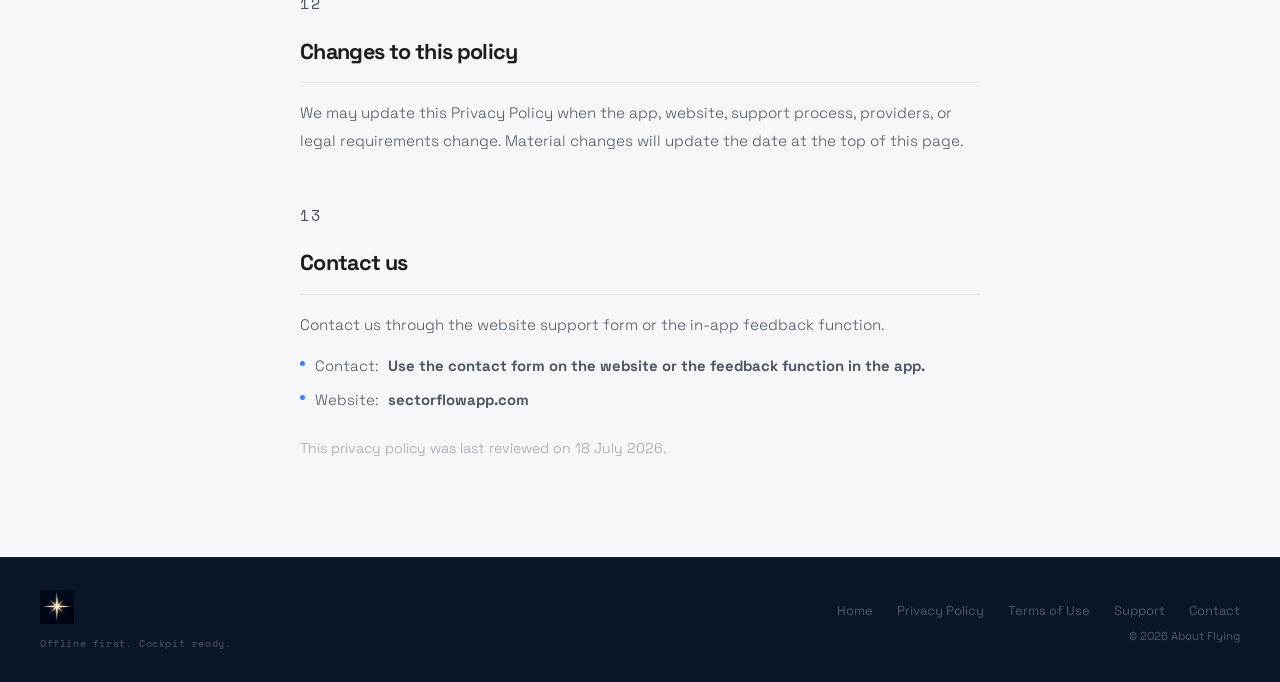
<file: privacy.html>
<!DOCTYPE html>
<html lang="en">
<head>
<meta charset="UTF-8">
<meta name="viewport" content="width=device-width, initial-scale=1.0">
<title>Privacy Policy — About Flying</title>
<meta name="description" content="Read how About Flying handles on-device pilot calculations, feedback and crash reports, support requests, and website infrastructure.">
<link rel="icon" href="assets/screenshots/Logo.png" type="image/png">
<link rel="canonical" href="https://sectorflowapp.com/privacy.html">
<meta property="og:type" content="website">
<meta property="og:site_name" content="About Flying">
<meta property="og:title" content="Privacy Policy — About Flying">
<meta property="og:description" content="How About Flying handles on-device calculations, feedback and crash reports, support requests, and website infrastructure.">
<meta property="og:url" content="https://sectorflowapp.com/privacy.html">
<meta property="og:image" content="https://sectorflowapp.com/assets/screenshots/Logo.png">
<meta name="twitter:card" content="summary">
<meta name="twitter:title" content="Privacy Policy — About Flying">
<meta name="twitter:description" content="How About Flying handles on-device calculations, feedback and crash reports, support requests, and website infrastructure.">
<meta name="twitter:image" content="https://sectorflowapp.com/assets/screenshots/Logo.png">
<link rel="preconnect" href="https://fonts.googleapis.com">
<link rel="preconnect" href="https://fonts.gstatic.com" crossorigin>
<link href="https://fonts.googleapis.com/css2?family=Space+Grotesk:wght@300;400;500;600;700&amp;family=Space+Mono:wght@400;700&amp;display=swap" rel="stylesheet">
<style>
*, *::before, *::after { box-sizing: border-box; margin: 0; padding: 0; }
:root {
  --navy:        #0A1628;
  --gold:        #C9A84C;
  --gold-dim:    rgba(201,168,76,0.1);
  --gold-border: rgba(201,168,76,0.22);
  --blue:        #3B82F6;
  --blue-dim:    rgba(59,130,246,0.1);
  --hero-text:   #EEF3FF;
  --hero-sub:    rgba(200,215,245,0.7);
  --hero-muted:  rgba(200,215,245,0.35);
  --light-bg:    #F7F7F9;
  --light-card:  #FFFFFF;
  --light-text:  #1C1C1E;
  --light-sub:   #4B5563;
  --light-rule:  rgba(0,0,0,0.08);
  --font:        "Space Grotesk", sans-serif;
  --mono:        "Space Mono", monospace;
}
html { scroll-behavior: smooth; }
body { font-family: var(--font); font-size: 16px; line-height: 1.7; overflow-x: hidden; -webkit-font-smoothing: antialiased; background: var(--light-bg); color: var(--light-text); }

/* NAV */
nav { position: sticky; top: 0; z-index: 100; display: flex; align-items: center; justify-content: space-between; padding: 0 2.5rem; height: 64px; background: rgba(10,22,40,0.96); backdrop-filter: blur(20px); border-bottom: 1px solid rgba(201,168,76,0.08); }
.logo { display: inline-flex; align-items: center; text-decoration: none; }
.logo-img { display: block; width: 38px; height: 38px; object-fit: contain; }
.nav-back { font-size: 13px; color: var(--hero-sub); text-decoration: none; display: flex; align-items: center; gap: 6px; transition: color .2s; }
.nav-back:hover { color: var(--hero-text); }
.nav-back svg { width: 14px; height: 14px; stroke: currentColor; fill: none; stroke-width: 2; stroke-linecap: round; stroke-linejoin: round; }

/* BANNER */
.page-banner { background: var(--navy); padding: 72px 2.5rem 64px; border-bottom: 1px solid rgba(201,168,76,0.1); }
.banner-inner { max-width: 760px; margin: 0 auto; }
.banner-eyebrow { font-family: var(--mono); font-size: 10.5px; letter-spacing: .14em; text-transform: uppercase; color: var(--gold); margin-bottom: 1rem; display: flex; align-items: center; gap: 8px; }
.banner-eyebrow::before { content: ""; width: 5px; height: 5px; border-radius: 50%; background: var(--gold); }
.banner-title { font-size: clamp(2rem, 4vw, 3rem); font-weight: 700; letter-spacing: -.04em; color: var(--hero-text); margin-bottom: .75rem; line-height: 1.1; }
.banner-sub { font-size: 1rem; color: var(--hero-sub); font-weight: 300; line-height: 1.75; max-width: 520px; }
.banner-meta { display: flex; gap: 1rem; margin-top: 2rem; flex-wrap: wrap; }
.meta-pill { font-family: var(--mono); font-size: 10px; letter-spacing: .1em; text-transform: uppercase; color: var(--gold); background: var(--gold-dim); border: 1px solid var(--gold-border); padding: 5px 14px; border-radius: 100px; }

/* SUMMARY */
.summary-strip { background: var(--light-card); border-bottom: 1px solid var(--light-rule); padding: 2.5rem; }
.summary-inner { max-width: 760px; margin: 0 auto; }
.summary-label { font-family: var(--mono); font-size: 10px; letter-spacing: .14em; text-transform: uppercase; color: var(--blue); margin-bottom: 1.25rem; }
.summary-grid { display: grid; grid-template-columns: repeat(3, 1fr); gap: 1rem; }
.summary-card { background: var(--light-bg); border: 1px solid var(--light-rule); border-radius: 12px; padding: 1.25rem; display: flex; flex-direction: column; gap: .5rem; }
.summary-icon { font-size: 1.4rem; line-height: 1; }
.summary-title { font-size: 13.5px; font-weight: 600; color: var(--light-text); }
.summary-text { font-size: 12.5px; color: var(--light-sub); line-height: 1.55; font-weight: 300; }

/* CONTENT */
.content-wrap { max-width: 760px; margin: 0 auto; padding: 4rem 2.5rem 6rem; }
.toc { background: var(--light-card); border: 1px solid var(--light-rule); border-radius: 14px; padding: 1.75rem; margin-bottom: 3rem; }
.toc-label { font-family: var(--mono); font-size: 10px; letter-spacing: .14em; text-transform: uppercase; color: var(--light-sub); margin-bottom: 1rem; }
.toc-list { list-style: none; display: flex; flex-direction: column; gap: .4rem; }
.toc-list li a { font-size: 14px; color: var(--blue); text-decoration: none; display: flex; align-items: center; gap: 8px; transition: color .2s; }
.toc-list li a:hover { color: #1D4ED8; }
.toc-list li a::before { content: ""; width: 4px; height: 4px; border-radius: 50%; background: var(--blue); flex-shrink: 0; opacity: .5; }

.policy-section { margin-bottom: 3rem; scroll-margin-top: 80px; }
.policy-section:last-child { margin-bottom: 0; }
.section-num { font-family: var(--mono); font-size: 10px; letter-spacing: .12em; text-transform: uppercase; color: var(--gold); margin-bottom: .5rem; }
.policy-section h2 { font-size: 1.35rem; font-weight: 700; letter-spacing: -.03em; color: var(--light-text); margin-bottom: 1rem; padding-bottom: .75rem; border-bottom: 1px solid var(--light-rule); }
.policy-section p { font-size: .95rem; color: var(--light-sub); line-height: 1.8; margin-bottom: 1rem; font-weight: 300; }
.policy-section p:last-child { margin-bottom: 0; }
.policy-section ul { list-style: none; display: flex; flex-direction: column; gap: .6rem; margin: .75rem 0 1rem; }
.policy-section ul li { display: flex; align-items: flex-start; gap: 10px; font-size: .93rem; color: var(--light-sub); line-height: 1.6; font-weight: 300; }
.policy-section ul li::before { content: ""; width: 5px; height: 5px; border-radius: 50%; background: var(--blue); flex-shrink: 0; margin-top: 7px; }

.highlight-box { background: var(--light-card); border: 1px solid rgba(59,130,246,0.18); border-left: 3px solid var(--blue); border-radius: 10px; padding: 1.25rem 1.5rem; margin: 1.25rem 0; }
.highlight-box p { font-size: .92rem; color: var(--light-sub); line-height: 1.7; margin: 0; font-weight: 300; }
.highlight-box strong { color: var(--light-text); font-weight: 600; }

.gold-box { background: rgba(201,168,76,0.06); border: 1px solid var(--gold-border); border-radius: 12px; padding: 1.5rem; margin: 1.25rem 0; display: flex; gap: 1rem; align-items: flex-start; }
.gold-box-icon { font-size: 1.5rem; flex-shrink: 0; margin-top: -2px; }
.gold-box p { font-size: .92rem; color: var(--light-sub); line-height: 1.7; margin: 0; font-weight: 300; }
.gold-box strong { color: var(--light-text); font-weight: 600; }

/* FOOTER */
footer { background: var(--navy); border-top: 1px solid rgba(201,168,76,0.08); padding: 2rem 2.5rem; display: flex; align-items: center; justify-content: space-between; flex-wrap: wrap; gap: 1rem; max-width: 100%; overflow-x: clip; }
.f-logo { display: inline-flex; align-items: center; }
.footer-logo-img { display: block; width: 34px; height: 34px; object-fit: contain; }
.f-tagline { font-family: var(--mono); font-size: 10px; color: var(--hero-muted); letter-spacing: .06em; margin-top: 3px; }
.f-right { display: flex; flex-direction: column; align-items: flex-end; gap: 4px; }
.f-links { display: flex; gap: 1.5rem; list-style: none; flex-wrap: wrap; max-width: 100%; }
.f-links a { font-size: 13px; color: var(--hero-muted); text-decoration: none; transition: color .2s; }
.f-links a:hover { color: var(--hero-sub); }
.f-copy { font-size: 11.5px; color: var(--hero-muted); }

@media (max-width: 640px) {
  nav { padding: 0 1.25rem; }
  .page-banner, .summary-strip { padding: 48px 1.25rem; }
  .summary-grid { grid-template-columns: 1fr; }
  .content-wrap { padding: 2.5rem 1.25rem 4rem; }
  footer { flex-direction: column; align-items: flex-start; }
  .f-right { align-items: flex-start; }
  .f-links { gap: .85rem 1.1rem; }
}
</style>
</head>
<body>

<nav>
  <a href="index.html" class="logo" aria-label="About Flying home"><img class="logo-img" src="assets/screenshots/Logo.png" width="989" height="996" alt="About Flying logo"></a>
  <a href="index.html" class="nav-back">
    <svg viewBox="0 0 14 14"><path d="M9 2L4 7l5 5"/></svg>
    Back to home
  </a>
</nav>

<div class="page-banner">
  <div class="banner-inner">
    <p class="banner-eyebrow">Legal &amp; transparency</p>
    <h1 class="banner-title">Privacy Policy</h1>
    <p class="banner-sub">This policy explains how About Flying handles pilot-tool data, feedback and crash reports, and website support requests.</p>
    <div class="banner-meta">
      <span class="meta-pill">Last updated: 18 July 2026</span>
      <span class="meta-pill">Applies to: iOS app &amp; website</span>
    </div>
  </div>
</div>

<div class="summary-strip">
  <div class="summary-inner">
    <p class="summary-label">The short version</p>
    <div class="summary-grid">
      <div class="summary-card">
        <div class="summary-icon">🔒</div>
        <p class="summary-title">Utility data stays local</p>
        <p class="summary-text">Time, Crew Rest, and Sunrise &amp; Sunset calculations are processed on device and do not require an account.</p>
      </div>
      <div class="summary-card">
        <div class="summary-icon">📵</div>
        <p class="summary-title">No ads or sale of data</p>
        <p class="summary-text">About Flying does not sell personal information or use third-party advertising tracking.</p>
      </div>
      <div class="summary-card">
        <div class="summary-icon">🚫</div>
        <p class="summary-title">Reports are user initiated</p>
        <p class="summary-text">Feedback and crash reports are submitted only after a user action and are subject to a 90-day maximum.</p>
      </div>
    </div>
  </div>
</div>

<div class="content-wrap">
  <div class="toc">
    <p class="toc-label">Contents</p>
    <ol class="toc-list">
      <li><a href="#s1">Who this policy covers</a></li>
      <li><a href="#s2">Current app data handling</a></li>
      <li><a href="#s3">On-device processing</a></li>
      <li><a href="#s4">Location-based features</a></li>
      <li><a href="#s5">Feedback and crash reports</a></li>
      <li><a href="#s6">Local unsent queue</a></li>
      <li><a href="#s7">Website and infrastructure</a></li>
      <li><a href="#s8">Data retention</a></li>
      <li><a href="#s9">Children's privacy</a></li>
      <li><a href="#s10">International processing</a></li>
      <li><a href="#s11">Your rights</a></li>
      <li><a href="#s12">Changes to this policy</a></li>
      <li><a href="#s13">Contact us</a></li>
    </ol>
  </div>

  <div class="policy-section" id="s1">
    <p class="section-num">01</p>
    <h2>Who this policy covers</h2>
    <p>This Privacy Policy applies to the About Flying iOS app and this website. “About Flying”, “we”, “us”, or “our” refers to the developer of the app and website.</p>
    <p>About Flying is an iOS pilot utility and planning-support app. The reviewed release includes Home, Time Tools, Crew Rest, Sunrise &amp; Sunset, Settings, feedback, and user-approved crash reporting.</p>
    <div class="highlight-box">
      <p><strong>Operational note:</strong> About Flying is not an operational authority and is not a replacement for official sources, SOPs, company manuals, OFPs, NOTAMs, charts, regulations, or pilot judgment.</p>
    </div>
  </div>

  <div class="policy-section" id="s2">
    <p class="section-num">02</p>
    <h2>Current app data handling</h2>
    <div class="gold-box">
      <div class="gold-box-icon">✦</div>
      <p><strong>The app does not require an account, sell personal information, or use third-party advertising tracking.</strong> Feedback, crash reports, and website support submissions are separate user-initiated flows described below.</p>
    </div>
    <p>For normal app use, calculation inputs are processed on device. We do not receive the values entered into pilot tools unless a user chooses to include them in a feedback or support message.</p>
    <p>The app does not add these identifiers to feedback or crash submissions:</p>
    <ul>
      <li>Advertising identifiers</li>
      <li>Vendor identifiers</li>
      <li>Installation identifiers</li>
      <li>Account identifiers</li>
      <li>Persistent device identifiers</li>
    </ul>
    <p>Generic device class values such as “iPhone” and broad processor architecture values such as <code>arm64</code> describe the environment; they are not persistent device identifiers.</p>
  </div>

  <div class="policy-section" id="s3">
    <p class="section-num">03</p>
    <h2>On-device processing</h2>
    <p>About Flying processes the following pilot-tool data on your device:</p>
    <ul>
      <li>Time calculator inputs</li>
      <li>Clock and time zone calculations</li>
      <li>Crew rest planning inputs</li>
      <li>Sunrise and sunset inputs, including manually entered coordinates or device location if you choose to use location-based calculation</li>
    </ul>
    <div class="highlight-box">
      <p><strong>These utility inputs are not sent to the feedback endpoint during normal calculations.</strong> A user may voluntarily type information into a feedback or website support message.</p>
    </div>
    <p>Export, copy, paste, QR sharing, and import actions are under the user's control. Avoid sharing unnecessary operationally sensitive flight details, passenger information, or company-confidential information with support.</p>
  </div>

  <div class="policy-section" id="s4">
    <p class="section-num">04</p>
    <h2>Location-based features</h2>
    <p>If you choose GPS mode, About Flying requests location access through iOS and uses the location on device to calculate Sunrise &amp; Sunset results.</p>
    <p>About Flying does not use location for advertising or tracking and does not automatically add precise location to a feedback or crash report. We may receive location only if a user voluntarily includes it in a message.</p>
    <p>Location access can be disabled in iOS Settings. If you disable location access, location-based results may be unavailable or may require manual input.</p>
  </div>

  <div class="policy-section" id="s5">
    <p class="section-num">05</p>
    <h2>Feedback and crash reports</h2>
    <p>Ordinary in-app feedback includes the selected category, user-authored message, optional reply email, app name, app version, build number, and original creation timestamp. If the user enables “Include basic app/device info”, it also includes the iOS version and a generic device model such as iPhone or iPad.</p>
    <p>A crash report is sent only after the user chooses to send it. It has no contact email and may include app version and build, iOS version, generic device class, broad processor architecture, a report-scoped UUID, crash classification and evidence, timestamps, lifecycle context, controlled diagnostic breadcrumbs, bounded memory data, and bounded native crash details such as binary UUIDs and relative stack offsets.</p>
    <p>The local queue UUID is not transmitted as an identifier. Reports do not automatically include a route, waypoint, airport, coordinate, altitude input, account identifier, or precise location.</p>
    <div class="highlight-box">
      <p><strong>Message content is user controlled.</strong> Do not include operationally sensitive flight details, passenger information, company-confidential information, or other unnecessary sensitive data.</p>
    </div>
  </div>

  <div class="policy-section" id="s6">
    <p class="section-num">06</p>
    <h2>Local unsent queue</h2>
    <p>If an in-app submission fails, About Flying stores it in the app's Application Support area and may retry when connectivity returns. Age is measured from the original creation time; retries do not reset it.</p>
    <p>A queued report expires at exactly 90 days. The app removes expired reports when it loads the queue and checks expiry again before transmission. Successful submission and the Pending Feedback reset remove local queue records immediately.</p>
    <p>The stored field names and schema remain compatible with existing queue data. Date values are absolute instants, so changing the device time zone does not shift the 90-day boundary.</p>
  </div>

  <div class="policy-section" id="s7">
    <p class="section-num">07</p>
    <h2>Website and infrastructure</h2>
    <p>The About Flying website is separate from the iOS calculation flows. The reviewed site uses GitHub Pages or GitHub hosting, Cloudflare services and Turnstile, and the contact endpoint at <code>contact.sectorflowapp.com</code>.</p>
    <p>The website support form sends the name, email, subject, and message entered by the visitor together with an anti-abuse token. The live destination mailbox, all forwarding processors, provider log contents, and provider-specific retention settings are not verifiable from the public website repository.</p>
    <p>Infrastructure providers may process technical information such as IP address, browser or device information, request metadata, spam-prevention signals, and security logs needed to provide their services. About Flying does not deliberately add the device IP address to an app report or use this information to build advertising profiles.</p>
    <p>Services visible in the reviewed site include:</p>
    <ul>
      <li>GitHub or GitHub Pages for website hosting and repository infrastructure</li>
      <li>Cloudflare for website security, performance, anti-spam, and privacy-preserving analytics or infrastructure</li>
      <li>Cloudflare Turnstile for spam and abuse prevention on the website support form</li>
      <li>The configured live delivery provider, which requires administrator-side verification</li>
      <li>Apple services governed by Apple's own privacy practices</li>
    </ul>
    <p>The reviewed app does not contain third-party advertising SDKs, social login, or an app analytics SDK.</p>
  </div>

  <div class="policy-section" id="s8">
    <p class="section-num">08</p>
    <h2>Data retention</h2>
    <p>About Flying retains submitted feedback and crash reports under its control for no longer than 90 days, after which they are deleted. Reports may be removed earlier when no longer required. Infrastructure providers may process limited technical or security records according to their own documented retention practices.</p>
    <p>Other app settings and pilot-tool inputs remain on the device until changed, reset, or removed with the app, subject to the controls described in the app.</p>
  </div>

  <div class="policy-section" id="s9">
    <p class="section-num">09</p>
    <h2>Children's privacy</h2>
    <p>About Flying is not directed to children under 13. We do not knowingly collect personal information from children.</p>
  </div>

  <div class="policy-section" id="s10">
    <p class="section-num">10</p>
    <h2>International processing</h2>
    <p>If you contact About Flying, your information may be processed where we or our service providers operate, including outside your country or region.</p>
  </div>

  <div class="policy-section" id="s11">
    <p class="section-num">11</p>
    <h2>Your rights</h2>
    <p>Depending on your jurisdiction, you may have rights regarding your personal data under laws such as the GDPR (European Union), PDPA (Singapore), or CCPA (California). These include rights to access, correct, delete, or port your data.</p>
    <p>Because About Flying has no app account, public deletion token, or persistent report-to-user index, many requests will have no app-side account record. It may be impossible to identify a particular anonymous report for early deletion. Contact us for privacy questions; the 90-day maximum still applies.</p>
  </div>

  <div class="policy-section" id="s12">
    <p class="section-num">12</p>
    <h2>Changes to this policy</h2>
    <p>We may update this Privacy Policy when the app, website, support process, providers, or legal requirements change. Material changes will update the date at the top of this page.</p>
  </div>

  <div class="policy-section" id="s13">
    <p class="section-num">13</p>
    <h2>Contact us</h2>
    <p>Contact us through the website support form or the in-app feedback function.</p>
    <ul>
      <li>Contact: <strong>Use the contact form on the website or the feedback function in the app.</strong></li>
      <li>Website: <strong>sectorflowapp.com</strong></li>
    </ul>
    <p style="margin-top:1.5rem;font-size:.88rem;color:#9CA3AF;">This privacy policy was last reviewed on 18 July 2026.</p>
  </div>
</div>

<footer>
  <div>
    <div class="f-logo"><img class="footer-logo-img" src="assets/screenshots/Logo.png" width="989" height="996" alt="About Flying logo"></div>
    <p class="f-tagline">Offline first. Cockpit ready.</p>
  </div>
  <div class="f-right">
    <ul class="f-links">
      <li><a href="index.html">Home</a></li>
      <li><a href="privacy.html">Privacy Policy</a></li>
      <li><a href="terms.html">Terms of Use</a></li>
      <li><a href="support.html">Support</a></li>
      <li><a href="index.html#contact">Contact</a></li>
    </ul>
    <p class="f-copy">© 2026 About Flying</p>
  </div>
</footer>

</body>
</html>
</file>
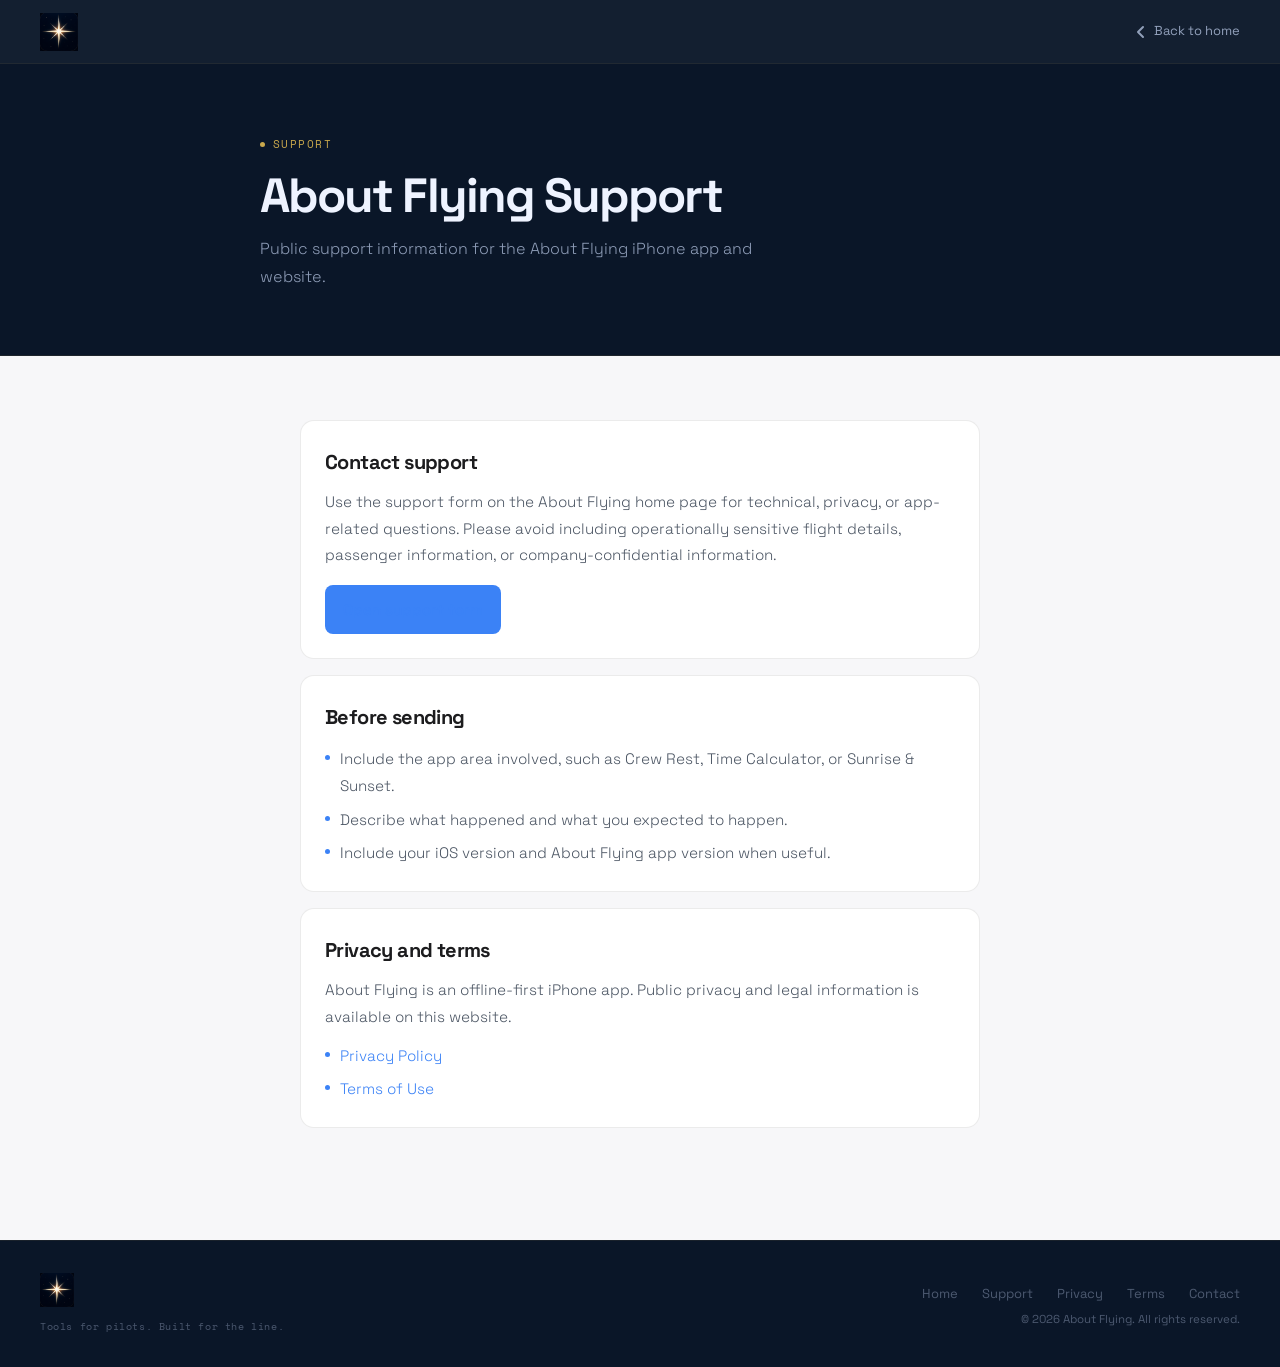
<file: support.html>
<!DOCTYPE html>
<html lang="en">
<head>
<meta charset="UTF-8">
<meta name="viewport" content="width=device-width, initial-scale=1.0">
<meta name="description" content="Get support information for About Flying, the offline-first iPhone app for pilots.">
<title>Support — About Flying</title>
<link rel="icon" href="assets/screenshots/Logo.png" type="image/png">
<link rel="canonical" href="https://sectorflowapp.com/support.html">
<meta property="og:type" content="website">
<meta property="og:site_name" content="About Flying">
<meta property="og:title" content="Support — About Flying">
<meta property="og:description" content="Support information for About Flying, the offline-first iPhone app for pilots.">
<meta property="og:url" content="https://sectorflowapp.com/support.html">
<meta property="og:image" content="https://sectorflowapp.com/assets/screenshots/Logo.png">
<meta name="twitter:card" content="summary">
<meta name="twitter:title" content="Support — About Flying">
<meta name="twitter:description" content="Support information for About Flying, the offline-first iPhone app for pilots.">
<meta name="twitter:image" content="https://sectorflowapp.com/assets/screenshots/Logo.png">
<link rel="preconnect" href="https://fonts.googleapis.com">
<link rel="preconnect" href="https://fonts.gstatic.com" crossorigin>
<link href="https://fonts.googleapis.com/css2?family=Space+Grotesk:wght@300;400;500;600;700&amp;family=Space+Mono:wght@400;700&amp;display=swap" rel="stylesheet">
<style>
*, *::before, *::after { box-sizing: border-box; margin: 0; padding: 0; }
:root {
  --navy: #0A1628;
  --gold: #C9A84C;
  --gold-dim: rgba(201,168,76,0.1);
  --gold-border: rgba(201,168,76,0.22);
  --blue: #3B82F6;
  --hero-text: #EEF3FF;
  --hero-sub: rgba(200,215,245,0.7);
  --hero-muted: rgba(200,215,245,0.35);
  --light-bg: #F7F7F9;
  --light-card: #FFFFFF;
  --light-text: #1C1C1E;
  --light-sub: #4B5563;
  --light-rule: rgba(0,0,0,0.08);
  --font: "Space Grotesk", sans-serif;
  --mono: "Space Mono", monospace;
}
html { scroll-behavior: smooth; }
body { font-family: var(--font); font-size: 16px; line-height: 1.7; overflow-x: hidden; -webkit-font-smoothing: antialiased; background: var(--light-bg); color: var(--light-text); }
nav { position: sticky; top: 0; z-index: 100; display: flex; align-items: center; justify-content: space-between; padding: 0 2.5rem; height: 64px; background: rgba(10,22,40,0.96); backdrop-filter: blur(20px); border-bottom: 1px solid rgba(201,168,76,0.08); }
.logo { display: inline-flex; align-items: center; text-decoration: none; }
.logo-img { display: block; width: 38px; height: 38px; object-fit: contain; }
.nav-back { font-size: 13px; color: var(--hero-sub); text-decoration: none; display: flex; align-items: center; gap: 6px; transition: color .2s; }
.nav-back:hover { color: var(--hero-text); }
.nav-back svg { width: 14px; height: 14px; stroke: currentColor; fill: none; stroke-width: 2; stroke-linecap: round; stroke-linejoin: round; }
.page-banner { background: var(--navy); padding: 72px 2.5rem 64px; border-bottom: 1px solid rgba(201,168,76,0.1); }
.banner-inner { max-width: 760px; margin: 0 auto; }
.banner-eyebrow { font-family: var(--mono); font-size: 10.5px; letter-spacing: .14em; text-transform: uppercase; color: var(--gold); margin-bottom: 1rem; display: flex; align-items: center; gap: 8px; }
.banner-eyebrow::before { content: ""; width: 5px; height: 5px; border-radius: 50%; background: var(--gold); }
.banner-title { font-size: clamp(2rem, 4vw, 3rem); font-weight: 700; letter-spacing: -.04em; color: var(--hero-text); margin-bottom: .75rem; line-height: 1.1; }
.banner-sub { font-size: 1rem; color: var(--hero-sub); font-weight: 300; line-height: 1.75; max-width: 560px; }
.content-wrap { max-width: 760px; margin: 0 auto; padding: 4rem 2.5rem 6rem; }
.support-section { background: var(--light-card); border: 1px solid var(--light-rule); border-radius: 14px; padding: 1.5rem; margin-bottom: 1rem; }
.support-section h2 { font-size: 1.25rem; font-weight: 700; letter-spacing: -.03em; color: var(--light-text); margin-bottom: .65rem; }
.support-section p, .support-section li { font-size: .95rem; color: var(--light-sub); line-height: 1.75; font-weight: 300; }
.support-section ul { list-style: none; display: flex; flex-direction: column; gap: .45rem; margin-top: .75rem; }
.support-section li { display: flex; align-items: flex-start; gap: 10px; }
.support-section li::before { content: ""; width: 5px; height: 5px; border-radius: 50%; background: var(--blue); flex-shrink: 0; margin-top: 9px; }
.support-section a, .btn-blue { color: var(--blue); text-decoration: none; }
.support-section a:hover { text-decoration: underline; }
.btn-blue { display: inline-flex; align-items: center; justify-content: center; background: var(--blue); color: #fff; font-size: 15px; font-weight: 600; padding: 12px 18px; border-radius: 8px; margin-top: 1rem; transition: background .2s, transform .15s; }
.btn-blue:hover { background: #2563EB; text-decoration: none; transform: translateY(-1px); }
footer { background: var(--navy); border-top: 1px solid rgba(201,168,76,0.08); padding: 2rem 2.5rem; display: flex; align-items: center; justify-content: space-between; flex-wrap: wrap; gap: 1rem; max-width: 100%; overflow-x: clip; }
.f-logo { display: inline-flex; align-items: center; }
.footer-logo-img { display: block; width: 34px; height: 34px; object-fit: contain; }
.f-tagline { font-family: var(--mono); font-size: 10px; color: var(--hero-muted); letter-spacing: .06em; margin-top: 3px; }
.f-right { display: flex; flex-direction: column; align-items: flex-end; gap: 4px; }
.f-links { display: flex; gap: 1.5rem; list-style: none; flex-wrap: wrap; max-width: 100%; }
.f-links a { font-size: 13px; color: var(--hero-muted); text-decoration: none; transition: color .2s; }
.f-links a:hover { color: var(--hero-sub); }
.f-copy { font-size: 11.5px; color: var(--hero-muted); }
@media (max-width: 640px) {
  nav { padding: 0 1.25rem; }
  .page-banner { padding: 48px 1.25rem; }
  .content-wrap { padding: 2.5rem 1.25rem 4rem; }
  footer { flex-direction: column; align-items: flex-start; }
  .f-right { align-items: flex-start; }
  .f-links { gap: .85rem 1.1rem; }
}
</style>
</head>
<body>

<nav>
  <a href="index.html" class="logo" aria-label="About Flying home"><img class="logo-img" src="assets/screenshots/Logo.png" width="989" height="996" alt="About Flying logo"></a>
  <a href="index.html" class="nav-back">
    <svg viewBox="0 0 14 14"><path d="M9 2L4 7l5 5"/></svg>
    Back to home
  </a>
</nav>

<div class="page-banner">
  <div class="banner-inner">
    <p class="banner-eyebrow">Support</p>
    <h1 class="banner-title">About Flying Support</h1>
    <p class="banner-sub">Public support information for the About Flying iPhone app and website.</p>
  </div>
</div>

<main class="content-wrap">
  <section class="support-section">
    <h2>Contact support</h2>
    <p>Use the support form on the About Flying home page for technical, privacy, or app-related questions. Please avoid including operationally sensitive flight details, passenger information, or company-confidential information.</p>
    <a class="btn-blue" href="index.html#contact">Open support form</a>
  </section>

  <section class="support-section">
    <h2>Before sending</h2>
    <ul>
      <li>Include the app area involved, such as Crew Rest, Time Calculator, or Sunrise &amp; Sunset.</li>
      <li>Describe what happened and what you expected to happen.</li>
      <li>Include your iOS version and About Flying app version when useful.</li>
    </ul>
  </section>

  <section class="support-section">
    <h2>Privacy and terms</h2>
    <p>About Flying is an offline-first iPhone app. Public privacy and legal information is available on this website.</p>
    <ul>
      <li><a href="privacy.html">Privacy Policy</a></li>
      <li><a href="terms.html">Terms of Use</a></li>
    </ul>
  </section>
</main>

<footer>
  <div>
    <a href="index.html" class="f-logo" aria-label="About Flying home"><img class="footer-logo-img" src="assets/screenshots/Logo.png" width="989" height="996" alt="About Flying logo"></a>
    <p class="f-tagline">Tools for pilots. Built for the line.</p>
  </div>
  <div class="f-right">
    <ul class="f-links">
      <li><a href="index.html">Home</a></li>
      <li><a href="support.html">Support</a></li>
      <li><a href="privacy.html">Privacy</a></li>
      <li><a href="terms.html">Terms</a></li>
      <li><a href="index.html#contact">Contact</a></li>
    </ul>
    <p class="f-copy">&copy; 2026 About Flying. All rights reserved.</p>
  </div>
</footer>

</body>
</html>
</file>
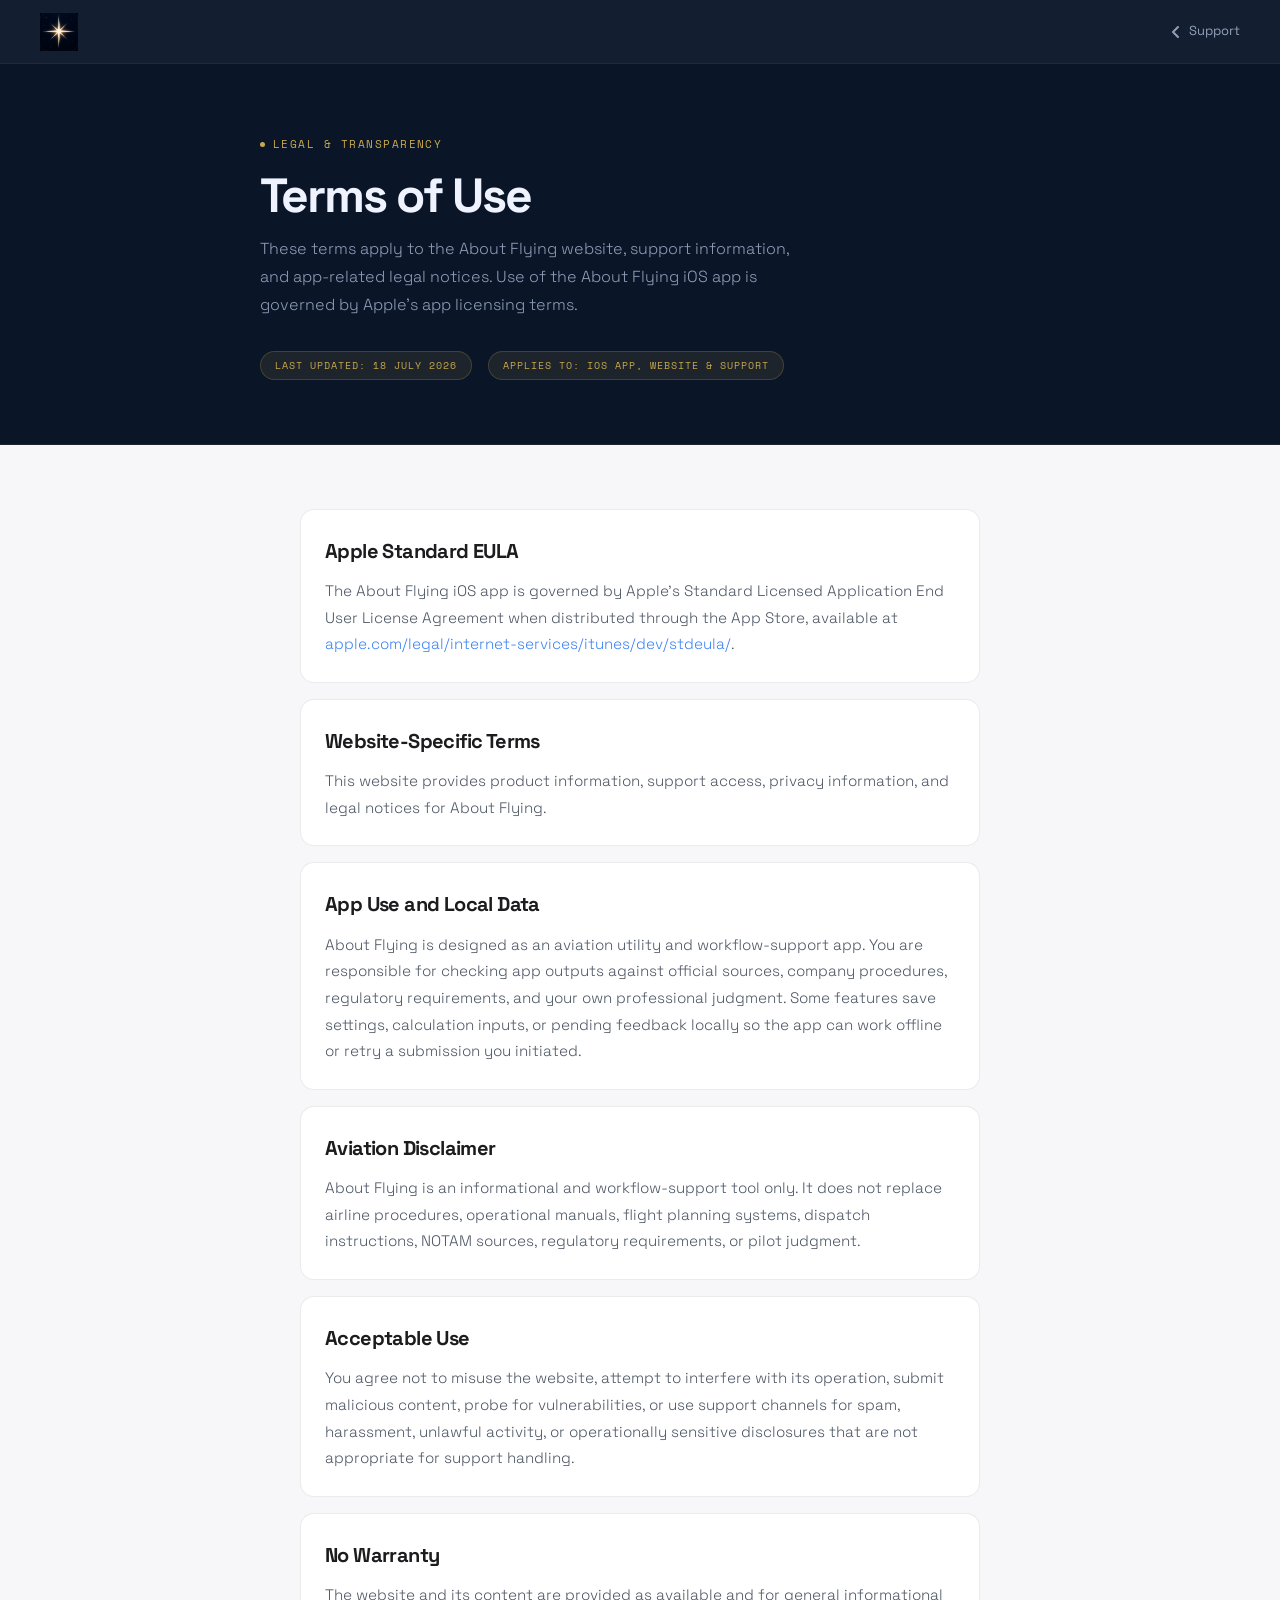
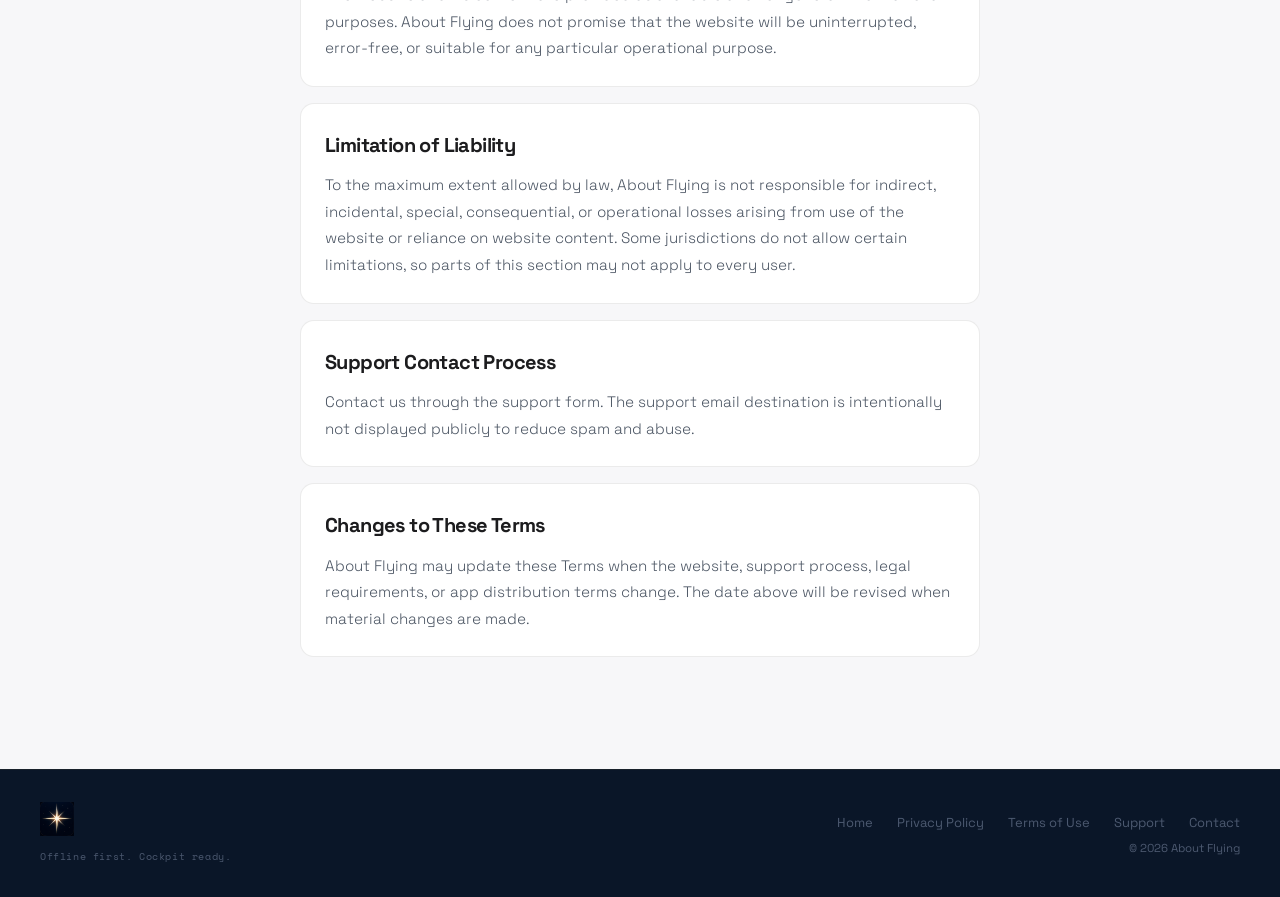
<file: terms.html>
<!DOCTYPE html>
<html lang="en">
<head>
<meta charset="UTF-8">
<meta name="viewport" content="width=device-width, initial-scale=1.0">
<meta name="description" content="Read the About Flying terms of use for the iOS pilot utility app and website, including aviation disclaimers, support, availability, and user responsibilities.">
<title>Terms of Use — About Flying</title>
<link rel="icon" href="assets/screenshots/Logo.png" type="image/png">
<link rel="canonical" href="https://sectorflowapp.com/terms.html">
<meta property="og:type" content="website">
<meta property="og:site_name" content="About Flying">
<meta property="og:title" content="Terms of Use — About Flying">
<meta property="og:description" content="Terms for the About Flying iOS pilot utility app and website, including aviation disclaimers, support, availability, and user responsibilities.">
<meta property="og:url" content="https://sectorflowapp.com/terms.html">
<meta property="og:image" content="https://sectorflowapp.com/assets/screenshots/Logo.png">
<meta name="twitter:card" content="summary">
<meta name="twitter:title" content="Terms of Use — About Flying">
<meta name="twitter:description" content="Terms for the About Flying iOS pilot utility app and website, including aviation disclaimers, support, and user responsibilities.">
<meta name="twitter:image" content="https://sectorflowapp.com/assets/screenshots/Logo.png">
<link rel="preconnect" href="https://fonts.googleapis.com">
<link rel="preconnect" href="https://fonts.gstatic.com" crossorigin>
<link href="https://fonts.googleapis.com/css2?family=Space+Grotesk:wght@300;400;500;600;700&amp;family=Space+Mono:wght@400;700&amp;display=swap" rel="stylesheet">
<style>
*, *::before, *::after { box-sizing: border-box; margin: 0; padding: 0; }
:root {
  --navy: #0A1628;
  --gold: #C9A84C;
  --gold-dim: rgba(201,168,76,0.1);
  --gold-border: rgba(201,168,76,0.22);
  --blue: #3B82F6;
  --hero-text: #EEF3FF;
  --hero-sub: rgba(200,215,245,0.7);
  --hero-muted: rgba(200,215,245,0.35);
  --light-bg: #F7F7F9;
  --light-card: #FFFFFF;
  --light-text: #1C1C1E;
  --light-sub: #4B5563;
  --light-rule: rgba(0,0,0,0.08);
  --font: "Space Grotesk", sans-serif;
  --mono: "Space Mono", monospace;
}
html { scroll-behavior: smooth; }
body { font-family: var(--font); font-size: 16px; line-height: 1.7; overflow-x: hidden; -webkit-font-smoothing: antialiased; background: var(--light-bg); color: var(--light-text); }
nav { position: sticky; top: 0; z-index: 100; display: flex; align-items: center; justify-content: space-between; padding: 0 2.5rem; height: 64px; background: rgba(10,22,40,0.96); backdrop-filter: blur(20px); border-bottom: 1px solid rgba(201,168,76,0.08); }
.logo { display: inline-flex; align-items: center; text-decoration: none; }
.logo-img { display: block; width: 38px; height: 38px; object-fit: contain; }
.nav-back { font-size: 13px; color: var(--hero-sub); text-decoration: none; display: flex; align-items: center; gap: 6px; transition: color .2s; }
.nav-back:hover { color: var(--hero-text); }
.nav-back svg { width: 14px; height: 14px; stroke: currentColor; fill: none; stroke-width: 2; stroke-linecap: round; stroke-linejoin: round; }
.page-banner { background: var(--navy); padding: 72px 2.5rem 64px; border-bottom: 1px solid rgba(201,168,76,0.1); }
.banner-inner { max-width: 760px; margin: 0 auto; }
.banner-eyebrow { font-family: var(--mono); font-size: 10.5px; letter-spacing: .14em; text-transform: uppercase; color: var(--gold); margin-bottom: 1rem; display: flex; align-items: center; gap: 8px; }
.banner-eyebrow::before { content: ""; width: 5px; height: 5px; border-radius: 50%; background: var(--gold); }
.banner-title { font-size: clamp(2rem, 4vw, 3rem); font-weight: 700; letter-spacing: -.04em; color: var(--hero-text); margin-bottom: .75rem; line-height: 1.1; }
.banner-sub { font-size: 1rem; color: var(--hero-sub); font-weight: 300; line-height: 1.75; max-width: 560px; }
.banner-meta { display: flex; gap: 1rem; margin-top: 2rem; flex-wrap: wrap; }
.meta-pill { font-family: var(--mono); font-size: 10px; letter-spacing: .1em; text-transform: uppercase; color: var(--gold); background: var(--gold-dim); border: 1px solid var(--gold-border); padding: 5px 14px; border-radius: 100px; }
.content-wrap { max-width: 760px; margin: 0 auto; padding: 4rem 2.5rem 6rem; }
.term-section { background: var(--light-card); border: 1px solid var(--light-rule); border-radius: 14px; padding: 1.5rem; margin-bottom: 1rem; }
.term-section h2 { font-size: 1.25rem; font-weight: 700; letter-spacing: -.03em; color: var(--light-text); margin-bottom: .65rem; }
.term-section p, .term-section li { font-size: .95rem; color: var(--light-sub); line-height: 1.75; font-weight: 300; }
.term-section ul { list-style: none; display: flex; flex-direction: column; gap: .45rem; margin-top: .75rem; }
.term-section li { display: flex; align-items: flex-start; gap: 10px; }
.term-section li::before { content: ""; width: 5px; height: 5px; border-radius: 50%; background: var(--blue); flex-shrink: 0; margin-top: 9px; }
.term-section a { color: var(--blue); text-decoration: none; }
.term-section a:hover { text-decoration: underline; }
footer { background: var(--navy); border-top: 1px solid rgba(201,168,76,0.08); padding: 2rem 2.5rem; display: flex; align-items: center; justify-content: space-between; flex-wrap: wrap; gap: 1rem; max-width: 100%; overflow-x: clip; }
.f-logo { display: inline-flex; align-items: center; }
.footer-logo-img { display: block; width: 34px; height: 34px; object-fit: contain; }
.f-tagline { font-family: var(--mono); font-size: 10px; color: var(--hero-muted); letter-spacing: .06em; margin-top: 3px; }
.f-right { display: flex; flex-direction: column; align-items: flex-end; gap: 4px; }
.f-links { display: flex; gap: 1.5rem; list-style: none; flex-wrap: wrap; max-width: 100%; }
.f-links a { font-size: 13px; color: var(--hero-muted); text-decoration: none; transition: color .2s; }
.f-links a:hover { color: var(--hero-sub); }
.f-copy { font-size: 11.5px; color: var(--hero-muted); }
@media (max-width: 640px) {
  nav { padding: 0 1.25rem; }
  .page-banner { padding: 48px 1.25rem; }
  .content-wrap { padding: 2.5rem 1.25rem 4rem; }
  footer { flex-direction: column; align-items: flex-start; }
  .f-right { align-items: flex-start; }
  .f-links { gap: .85rem 1.1rem; }
}
</style>
</head>
<body>

<nav>
  <a href="index.html" class="logo" aria-label="About Flying home"><img class="logo-img" src="assets/screenshots/Logo.png" width="989" height="996" alt="About Flying logo"></a>
  <a href="index.html#contact" class="nav-back">
    <svg viewBox="0 0 14 14"><path d="M9 2L4 7l5 5"/></svg>
    Support
  </a>
</nav>

<div class="page-banner">
  <div class="banner-inner">
    <p class="banner-eyebrow">Legal &amp; transparency</p>
    <h1 class="banner-title">Terms of Use</h1>
    <p class="banner-sub">These terms apply to the About Flying website, support information, and app-related legal notices. Use of the About Flying iOS app is governed by Apple's app licensing terms.</p>
    <div class="banner-meta">
      <span class="meta-pill">Last updated: 18 July 2026</span>
      <span class="meta-pill">Applies to: iOS app, website &amp; support</span>
    </div>
  </div>
</div>

<main class="content-wrap">
  <section class="term-section">
    <h2>Apple Standard EULA</h2>
    <p>The About Flying iOS app is governed by Apple's Standard Licensed Application End User License Agreement when distributed through the App Store, available at <a href="https://www.apple.com/legal/internet-services/itunes/dev/stdeula/">apple.com/legal/internet-services/itunes/dev/stdeula/</a>.</p>
  </section>

  <section class="term-section">
    <h2>Website-Specific Terms</h2>
    <p>This website provides product information, support access, privacy information, and legal notices for About Flying.</p>
  </section>

  <section class="term-section">
    <h2>App Use and Local Data</h2>
    <p>About Flying is designed as an aviation utility and workflow-support app. You are responsible for checking app outputs against official sources, company procedures, regulatory requirements, and your own professional judgment. Some features save settings, calculation inputs, or pending feedback locally so the app can work offline or retry a submission you initiated.</p>
  </section>

  <section class="term-section">
    <h2>Aviation Disclaimer</h2>
    <p>About Flying is an informational and workflow-support tool only. It does not replace airline procedures, operational manuals, flight planning systems, dispatch instructions, NOTAM sources, regulatory requirements, or pilot judgment.</p>
  </section>

  <section class="term-section">
    <h2>Acceptable Use</h2>
    <p>You agree not to misuse the website, attempt to interfere with its operation, submit malicious content, probe for vulnerabilities, or use support channels for spam, harassment, unlawful activity, or operationally sensitive disclosures that are not appropriate for support handling.</p>
  </section>

  <section class="term-section">
    <h2>No Warranty</h2>
    <p>The website and its content are provided as available and for general informational purposes. About Flying does not promise that the website will be uninterrupted, error-free, or suitable for any particular operational purpose.</p>
  </section>

  <section class="term-section">
    <h2>Limitation of Liability</h2>
    <p>To the maximum extent allowed by law, About Flying is not responsible for indirect, incidental, special, consequential, or operational losses arising from use of the website or reliance on website content. Some jurisdictions do not allow certain limitations, so parts of this section may not apply to every user.</p>
  </section>

  <section class="term-section">
    <h2>Support Contact Process</h2>
    <p>Contact us through the support form. The support email destination is intentionally not displayed publicly to reduce spam and abuse.</p>
  </section>

  <section class="term-section">
    <h2>Changes to These Terms</h2>
    <p>About Flying may update these Terms when the website, support process, legal requirements, or app distribution terms change. The date above will be revised when material changes are made.</p>
  </section>
</main>

<footer>
  <div>
    <div class="f-logo"><img class="footer-logo-img" src="assets/screenshots/Logo.png" width="989" height="996" alt="About Flying logo"></div>
    <p class="f-tagline">Offline first. Cockpit ready.</p>
  </div>
  <div class="f-right">
    <ul class="f-links">
      <li><a href="index.html">Home</a></li>
      <li><a href="privacy.html">Privacy Policy</a></li>
      <li><a href="terms.html">Terms of Use</a></li>
      <li><a href="support.html">Support</a></li>
      <li><a href="index.html#contact">Contact</a></li>
    </ul>
    <p class="f-copy">© 2026 About Flying</p>
  </div>
</footer>
</body>
</html>
</file>
